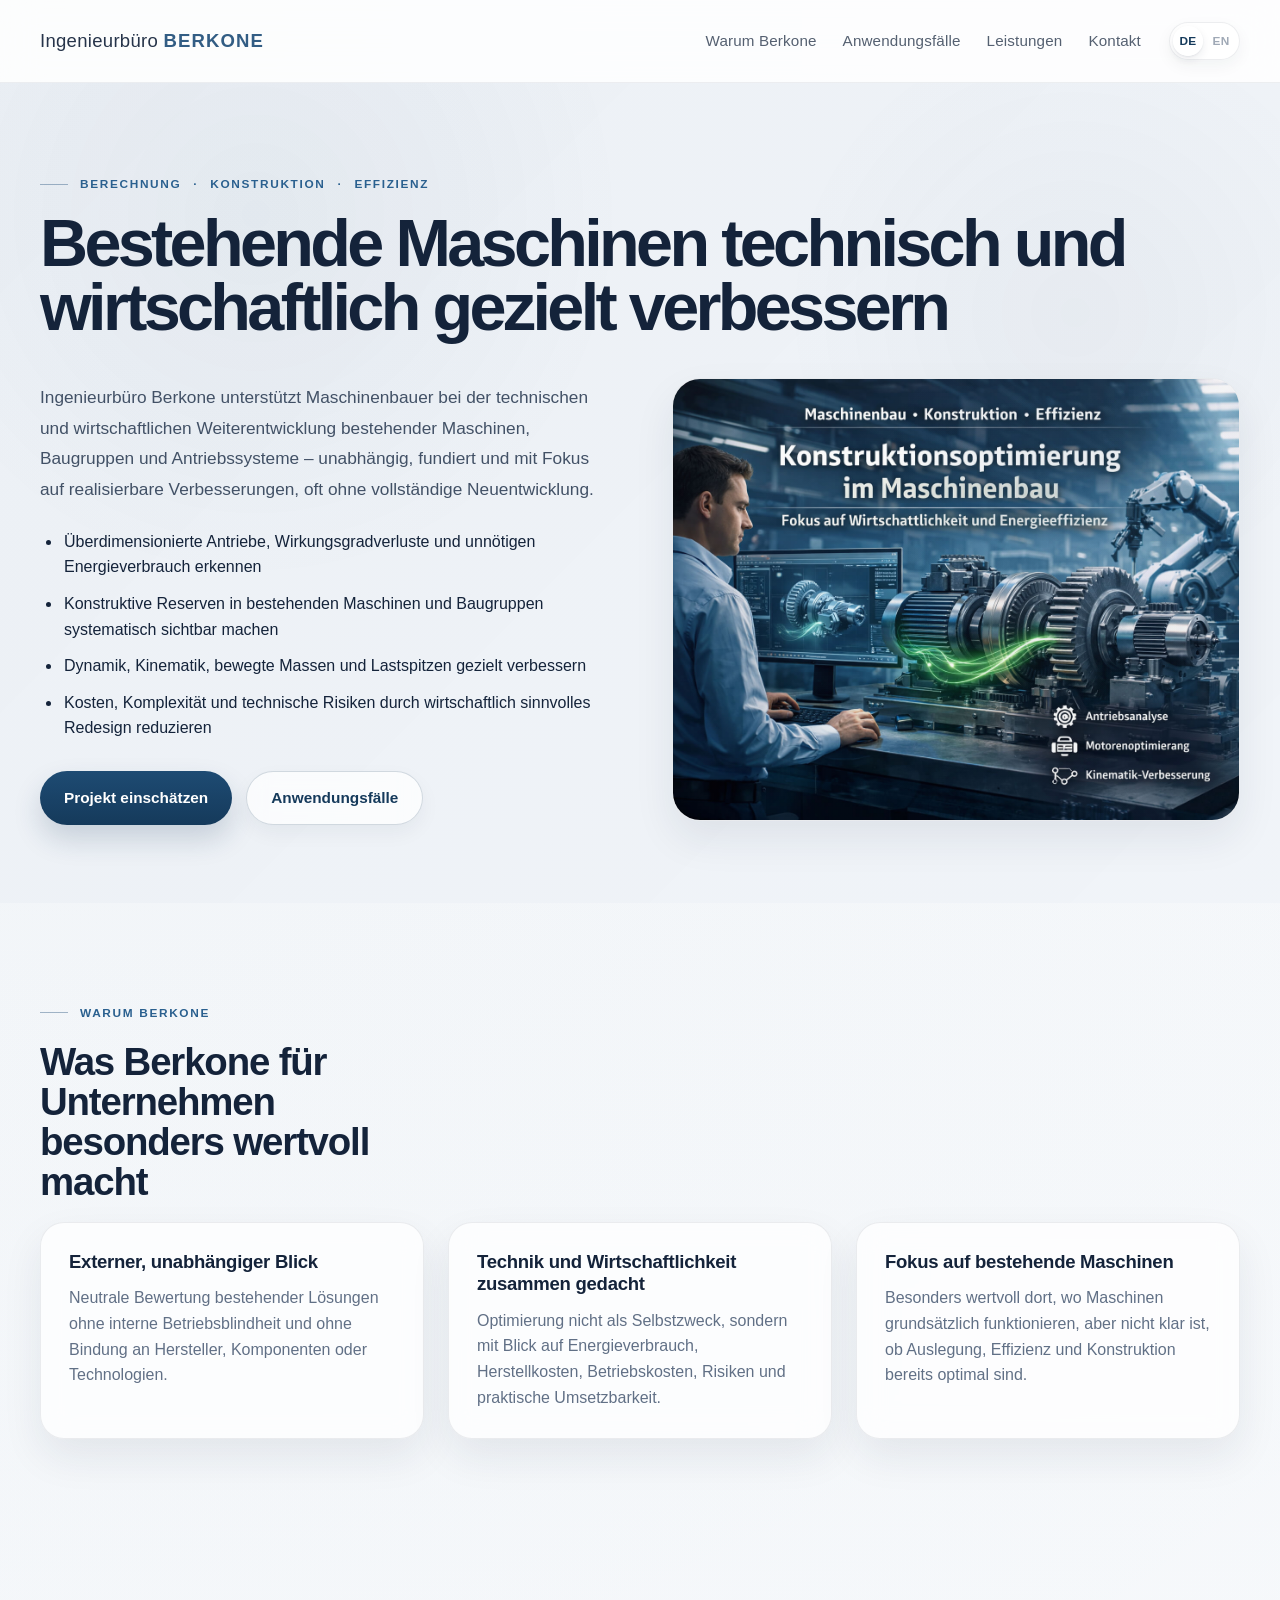
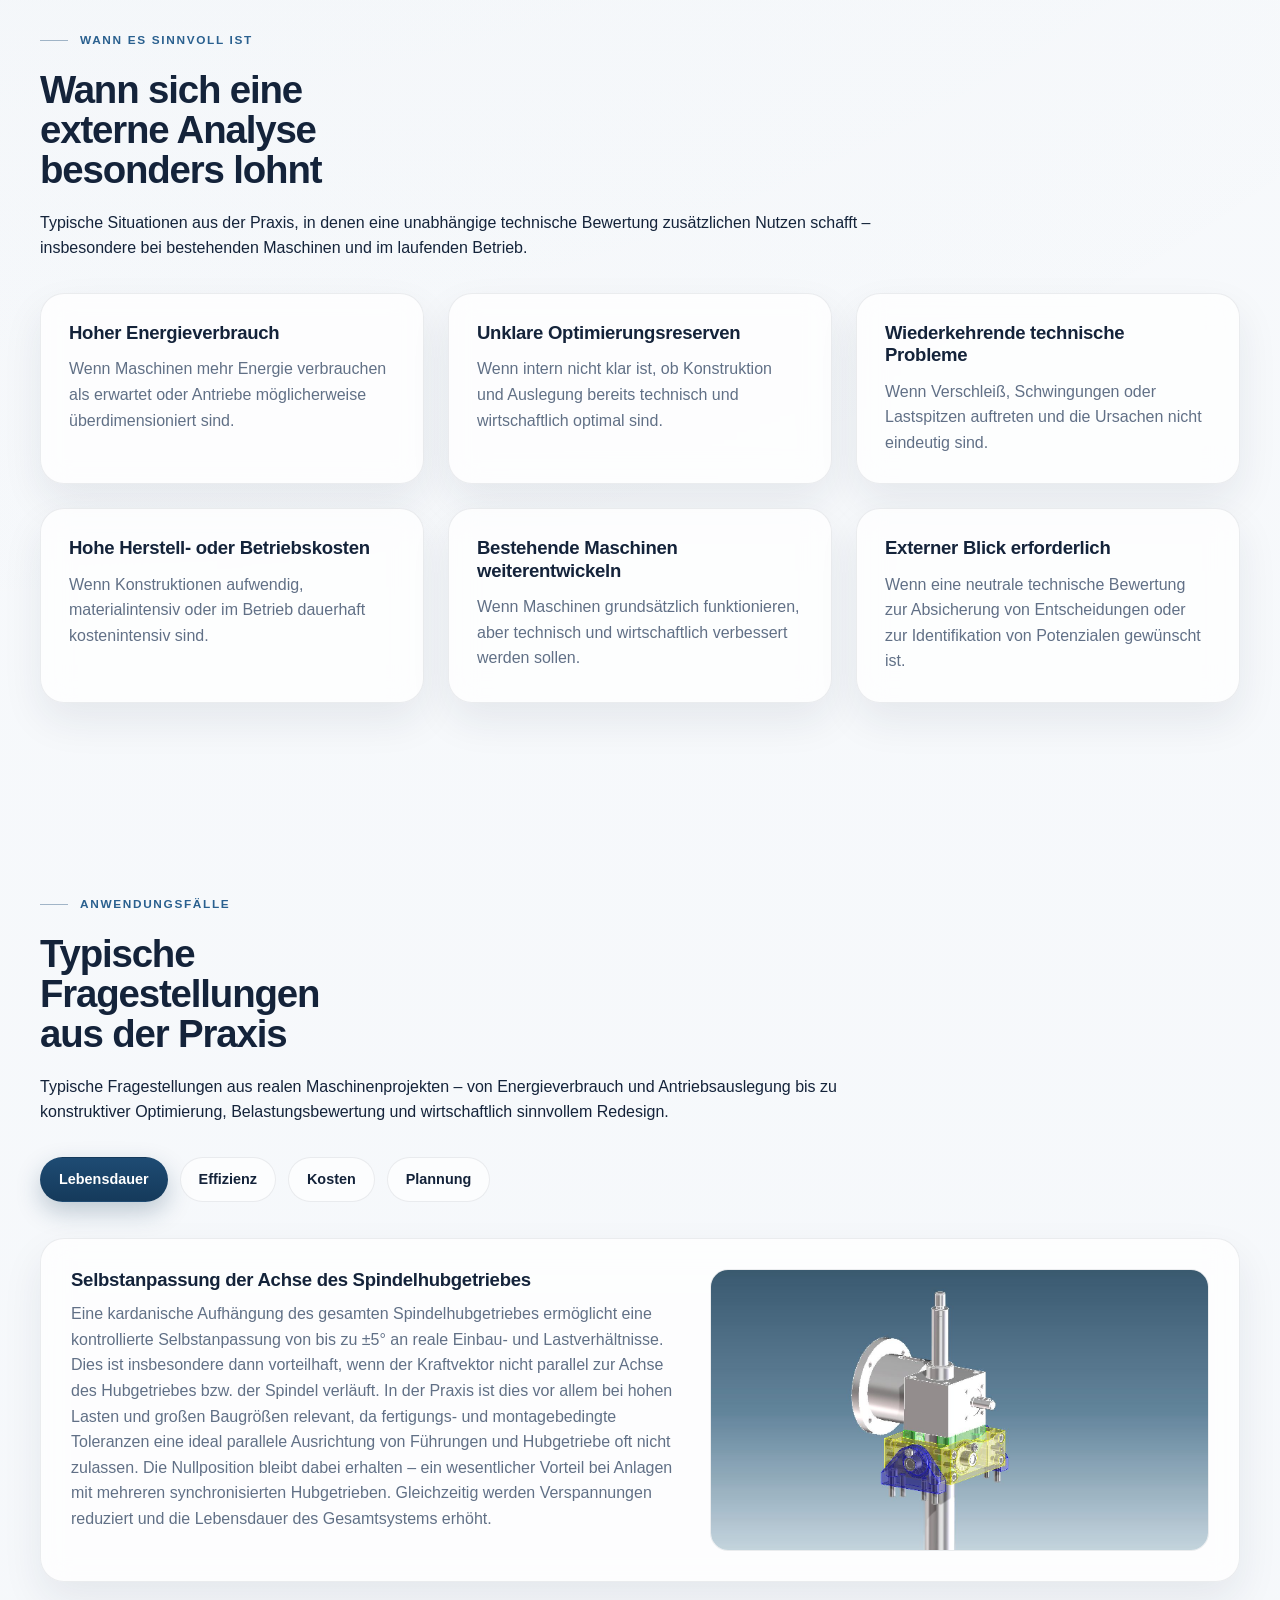
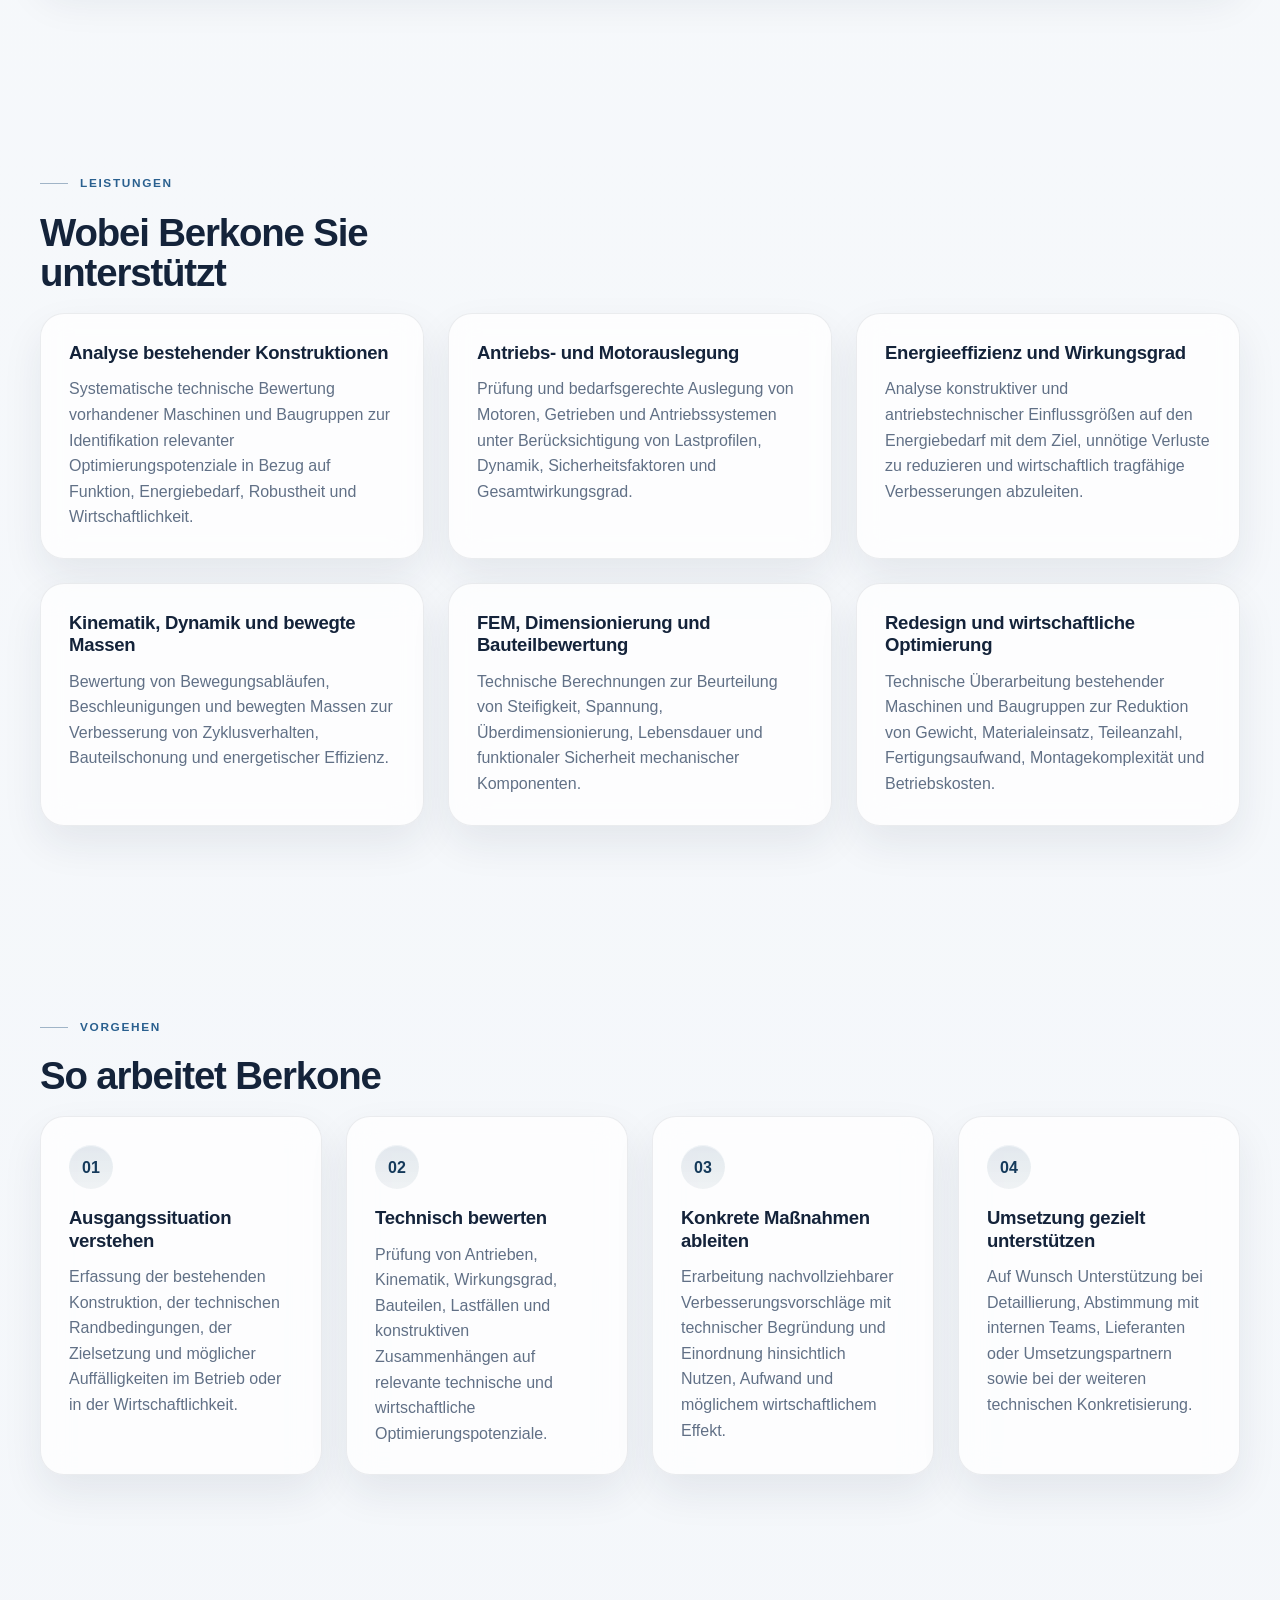
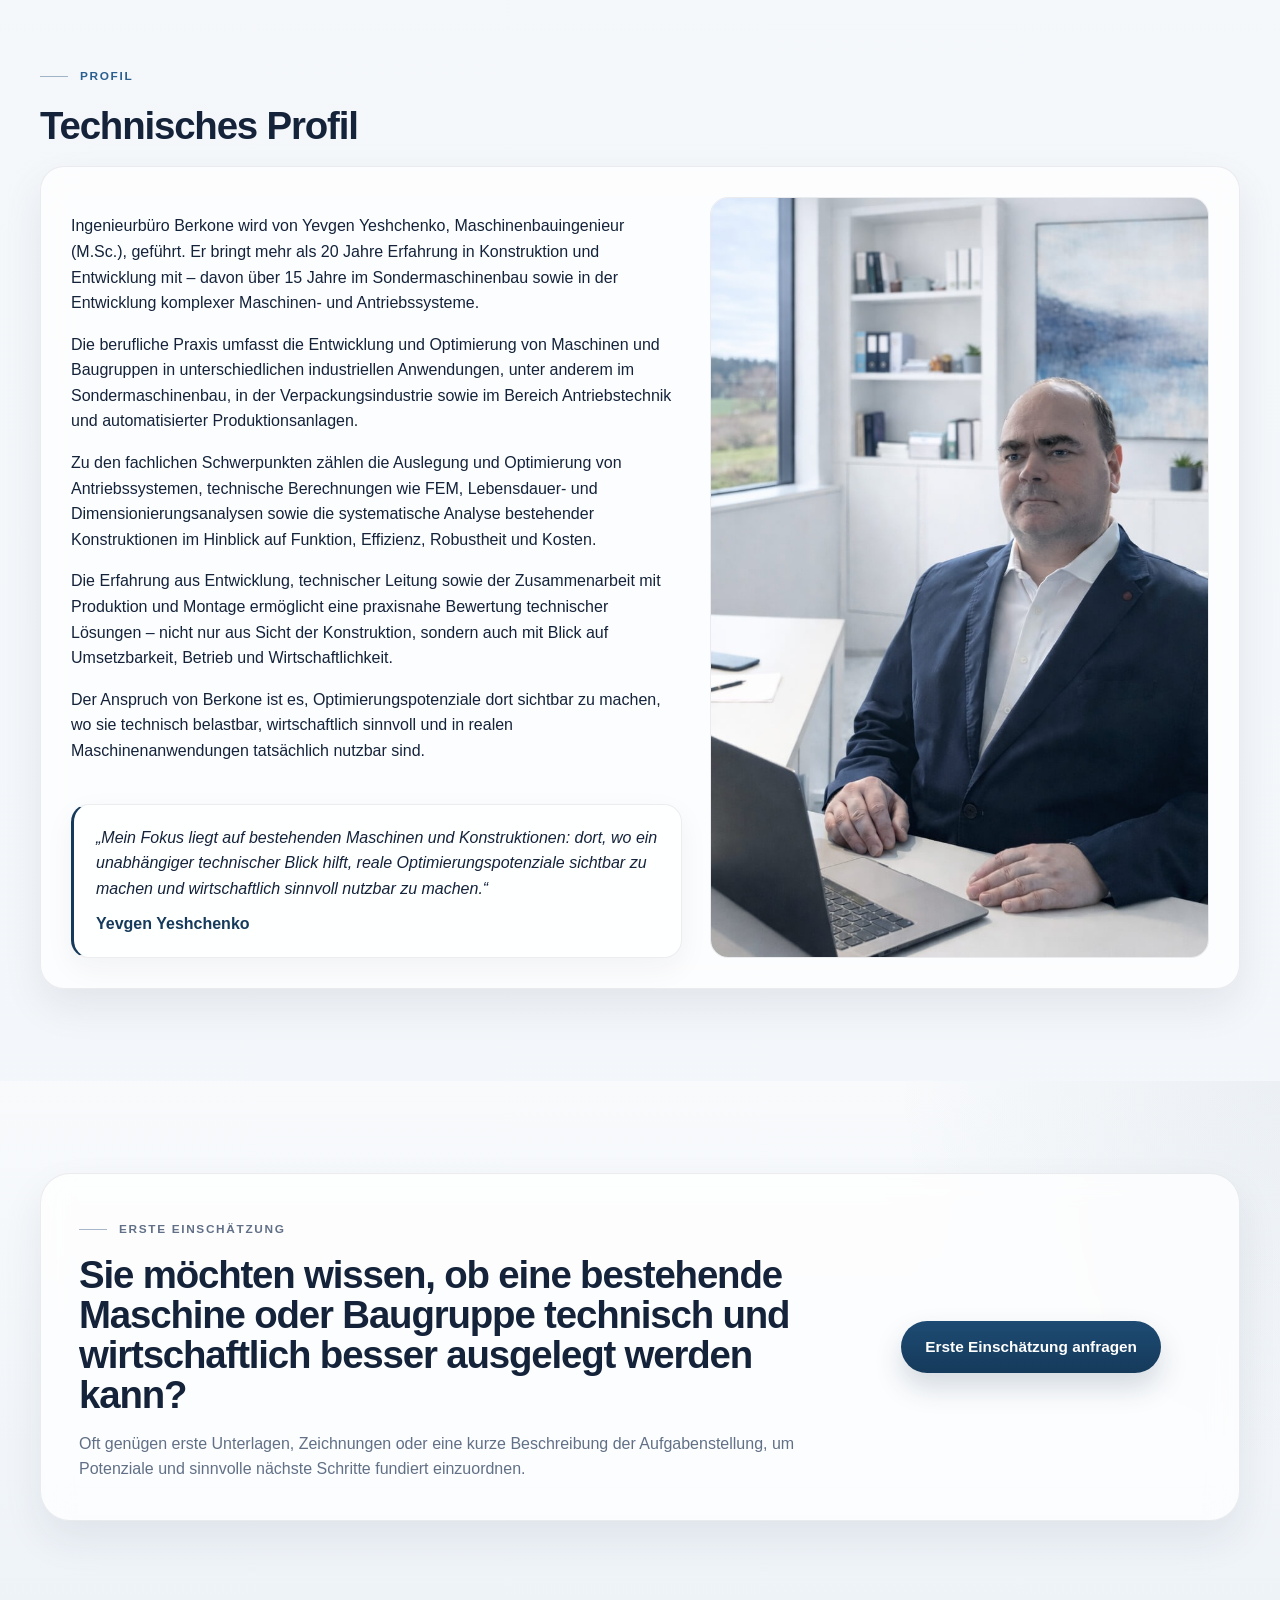
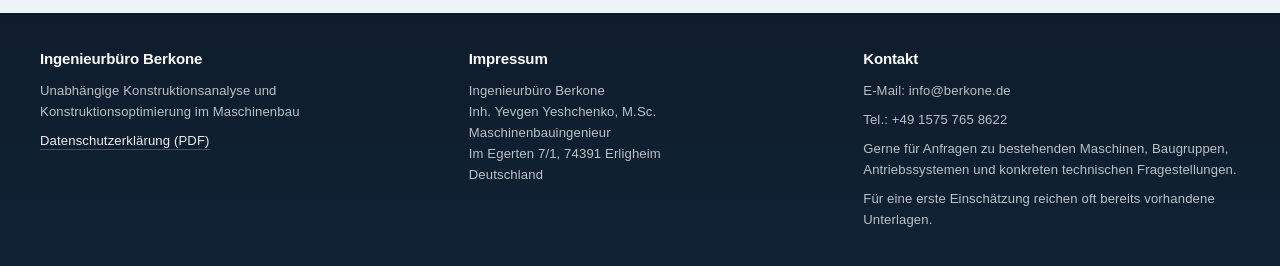
<file: index.html>
<!DOCTYPE html>
<html lang="de">

<head>
  <meta charset="UTF-8" />
  <meta name="viewport" content="width=device-width, initial-scale=1.0" />

  <title>Externe Konstruktionsoptimierung im Maschinenbau | Ingenieurbüro Berkone</title>
  <meta name="description"
    content="Ingenieurbüro Berkone analysiert und optimiert bestehende Maschinen, Baugruppen und Antriebssysteme im Maschinenbau – unabhängig, technisch fundiert und mit Fokus auf Energieverbrauch, Kosten, Zuverlässigkeit und wirtschaftlich sinnvolle Verbesserungen." />
  <meta name="keywords"
    content="Konstruktionsoptimierung Maschinenbau, externe technische Zweitmeinung, Energieeffizienz Maschinenbau, Antriebsauslegung prüfen, Motorauslegung, Maschinen wirtschaftlich optimieren, FEM Maschinenbau, Sondermaschinenbau, Redesign bestehender Maschinen, Berkone" />
  <meta name="robots" content="index,follow,max-image-preview:large,max-snippet:-1,max-video-preview:-1" />
  <meta name="author" content="Ingenieurbüro Berkone" />

  <link rel="canonical" href="https://berkone.de/" />
  <link rel="alternate" hreflang="de" href="https://berkone.de/" />
  <link rel="alternate" hreflang="en" href="https://berkone.de/en.html" />
  <link rel="alternate" hreflang="x-default" href="https://berkone.de/" />

  <meta property="og:type" content="website" />
  <meta property="og:title" content="Externe Konstruktionsoptimierung im Maschinenbau | Ingenieurbüro Berkone" />
  <meta property="og:description"
    content="Unabhängige Analyse und Optimierung bestehender Maschinen, Antriebe und Baugruppen – zur Senkung von Energieverbrauch, Kosten und technischen Risiken." />
  <meta property="og:url" content="https://berkone.de/" />
  <meta property="og:site_name" content="Ingenieurbüro Berkone" />
  <meta property="og:locale" content="de_DE" />

  <meta name="twitter:card" content="summary_large_image" />
  <meta name="twitter:title" content="Externe Konstruktionsoptimierung im Maschinenbau | Ingenieurbüro Berkone" />
  <meta name="twitter:description"
    content="Technisch fundierte Analyse und Optimierung bestehender Maschinen – unabhängig, wirtschaftlich sinnvoll und mit Fokus auf Energie, Antriebe, Konstruktion und Redesign." />

  <link rel="stylesheet" href="styles.css" />

  <script type="application/ld+json">
  {
    "@context": "https://schema.org",
    "@type": "EngineeringService",
    "name": "Ingenieurbüro Berkone",
    "url": "https://berkone.de/",
    "description": "Ingenieurbüro Berkone analysiert und optimiert bestehende Maschinen, Baugruppen und Antriebssysteme im Maschinenbau mit Fokus auf Energieeffizienz, Wirtschaftlichkeit, Antriebsauslegung, Kinematik und Redesign.",
    "areaServed": ["Deutschland", "Schweiz", "Europa"],
    "availableLanguage": ["de", "en"],
    "serviceType": [
      "Konstruktionsanalyse",
      "Konstruktionsoptimierung",
      "Externe technische Zweitmeinung",
      "Energieeffizienz im Maschinenbau",
      "Antriebs- und Motorauslegung",
      "Kinematik- und Massenoptimierung",
      "FEM und Bauteilbewertung",
      "Redesign bestehender Maschinen"
    ]
  }
  </script>
</head>

<body>
  <header class="site-header">
    <div class="container nav">
      <a href="#top" class="logo">
        Ingenieurbüro <span>BERKONE</span>
      </a>
      <div class="nav-right">
        <nav>
          <a href="#vorteile">Warum Berkone</a>
          <a href="#use-cases">Anwendungsfälle</a>
          <a href="#leistungen">Leistungen</a>
          <a href="#kontakt">Kontakt</a>
        </nav>
        <div class="lang-switch" aria-label="Sprachauswahl">
          <a href="index.html" class="active" lang="de">DE</a>
          <a href="en.html" lang="en">EN</a>
        </div>
      </div>
    </div>
  </header>

  <main>
    <section class="hero" id="top">
      <div class="container hero-content">
        <div class="hero-head">
          <p class="eyebrow">
            <span>Berechnung</span> ·
            <span>Konstruktion</span> ·
            <span>Effizienz</span>
          </p>

          <h1>
            Bestehende Maschinen technisch und wirtschaftlich gezielt verbessern
          </h1>
        </div>

        <div class="hero-layout">
          <div class="hero-copy">
            <p class="lead">
              Ingenieurbüro Berkone unterstützt Maschinenbauer bei der technischen und wirtschaftlichen
              Weiterentwicklung bestehender Maschinen, Baugruppen und Antriebssysteme – unabhängig, fundiert und mit
              Fokus auf realisierbare Verbesserungen, oft ohne vollständige Neuentwicklung.
            </p>

            <ul class="hero-list">
              <li>Überdimensionierte Antriebe, Wirkungsgradverluste und unnötigen Energieverbrauch erkennen</li>
              <li>Konstruktive Reserven in bestehenden Maschinen und Baugruppen systematisch sichtbar machen</li>
              <li>Dynamik, Kinematik, bewegte Massen und Lastspitzen gezielt verbessern</li>
              <li>Kosten, Komplexität und technische Risiken durch wirtschaftlich sinnvolles Redesign reduzieren</li>
            </ul>

            <div class="hero-actions">
              <a class="btn btn-primary" href="#kontakt">Projekt einschätzen</a>
              <a class="btn btn-secondary" href="#use-cases">Anwendungsfälle</a>
            </div>
          </div>

          <div class="hero-media">
            <div class="hero-image-frame">
              <img src="assets/Berkone_de.jpg" alt="Technische Visualisierung einer Maschinenkonstruktion" />
              <div class="hero-overlay"></div>
            </div>
          </div>
        </div>
      </div>
    </section>

    <section class="section" id="vorteile">
      <div class="container">
        <p class="section-label">Warum Berkone</p>
        <h2>Was Berkone für Unternehmen besonders wertvoll macht</h2>
        <div class="benefits">
          <div class="benefit">
            <h3>Externer, unabhängiger Blick</h3>
            <p>Neutrale Bewertung bestehender Lösungen ohne interne Betriebsblindheit und ohne Bindung an Hersteller,
              Komponenten oder Technologien.</p>
          </div>

          <div class="benefit">
            <h3>Technik und Wirtschaftlichkeit zusammen gedacht</h3>
            <p>Optimierung nicht als Selbstzweck, sondern mit Blick auf Energieverbrauch, Herstellkosten,
              Betriebskosten, Risiken und praktische Umsetzbarkeit.</p>
          </div>

          <div class="benefit">
            <h3>Fokus auf bestehende Maschinen</h3>
            <p>Besonders wertvoll dort, wo Maschinen grundsätzlich funktionieren, aber nicht klar ist, ob Auslegung,
              Effizienz und Konstruktion bereits optimal sind.</p>
          </div>
        </div>
      </div>
    </section>

    <section class="section" id="wann-lohnt-es-sich">
      <div class="container">
        <p class="section-label">Wann es sinnvoll ist</p>
        <h2>Wann sich eine externe Analyse besonders lohnt</h2>
        <p class="use-intro">
          Typische Situationen aus der Praxis, in denen eine unabhängige technische Bewertung zusätzlichen Nutzen
          schafft –
          insbesondere bei bestehenden Maschinen und im laufenden Betrieb.
        </p>

        <div class="benefits">

          <div class="benefit">
            <h3>Hoher Energieverbrauch</h3>
            <p>Wenn Maschinen mehr Energie verbrauchen als erwartet oder Antriebe möglicherweise überdimensioniert sind.
            </p>
          </div>

          <div class="benefit">
            <h3>Unklare Optimierungsreserven</h3>
            <p>Wenn intern nicht klar ist, ob Konstruktion und Auslegung bereits technisch und wirtschaftlich optimal
              sind.</p>
          </div>

          <div class="benefit">
            <h3>Wiederkehrende technische Probleme</h3>
            <p>Wenn Verschleiß, Schwingungen oder Lastspitzen auftreten und die Ursachen nicht eindeutig sind.</p>
          </div>

          <div class="benefit">
            <h3>Hohe Herstell- oder Betriebskosten</h3>
            <p>Wenn Konstruktionen aufwendig, materialintensiv oder im Betrieb dauerhaft kostenintensiv sind.</p>
          </div>

          <div class="benefit">
            <h3>Bestehende Maschinen weiterentwickeln</h3>
            <p>Wenn Maschinen grundsätzlich funktionieren, aber technisch und wirtschaftlich verbessert werden sollen.
            </p>
          </div>

          <div class="benefit">
            <h3>Externer Blick erforderlich</h3>
            <p>Wenn eine neutrale technische Bewertung zur Absicherung von Entscheidungen oder zur Identifikation von
              Potenzialen gewünscht ist.</p>
          </div>

        </div>
      </div>
    </section>

    <section class="section" id="use-cases">
      <div class="container">
        <p class="section-label">Anwendungsfälle</p>
        <h2>Typische Fragestellungen aus der Praxis</h2>
        <p class="use-intro">
          Typische Fragestellungen aus realen Maschinenprojekten – von Energieverbrauch und Antriebsauslegung
          bis zu konstruktiver Optimierung, Belastungsbewertung und wirtschaftlich sinnvollem Redesign.
        </p>

        <input type="radio" name="tabs" id="tab1" checked>
        <input type="radio" name="tabs" id="tab2">
        <input type="radio" name="tabs" id="tab3">
        <input type="radio" name="tabs" id="tab4">

        <div class="tabs">
          <label for="tab1">Lebensdauer</label>
          <label for="tab2">Effizienz</label>
          <label for="tab3">Kosten</label>
          <label for="tab4">Plannung</label>
        </div>

        <div class="tabs-content">
          <div class="tab-content tab1">
            <div class="use-grid">
              <div class="use-card">
                <div class="use-card-text">
                  <h3>Selbstanpassung der Achse des Spindelhubgetriebes</h3>
                  <p>Eine kardanische Aufhängung des gesamten Spindelhubgetriebes ermöglicht eine kontrollierte
                    Selbstanpassung von bis zu ±5° an reale Einbau- und Lastverhältnisse. Dies ist insbesondere dann
                    vorteilhaft, wenn der Kraftvektor nicht parallel zur Achse des Hubgetriebes bzw. der Spindel
                    verläuft. In der Praxis ist dies vor allem bei hohen Lasten und großen Baugrößen relevant, da
                    fertigungs- und montagebedingte Toleranzen eine ideal parallele Ausrichtung von Führungen und
                    Hubgetriebe oft nicht zulassen. Die Nullposition bleibt dabei erhalten – ein wesentlicher Vorteil
                    bei Anlagen mit mehreren synchronisierten Hubgetrieben. Gleichzeitig werden Verspannungen reduziert
                    und die Lebensdauer des Gesamtsystems erhöht.</p>
                </div>
                <div class="use-card-media">
                  <img src="assets/Selbstanpassung bei erhaltener Nullposition.jpg"
                    alt="Analyse überdimensionierter Antriebe" />
                </div>
              </div>
            </div>
          </div>

          <div class="tab-content tab2">
            <div class="use-grid">
              <div class="use-card">
                <div class="use-card-text">
                  <h3>Motoren bedarfsgerecht auslegen</h3>
                  <p>Die Wahl des geeigneten Bewegungsprofils hat direkten Einfluss auf Beschleunigung, Lastspitzen,
                    Drehmomentbedarf und Energieverbrauch eines Antriebssystems. Je nach Kombination von Start- und
                    Endbedingungen stehen unterschiedliche Bewegungsprofile zur Verfügung, die den Bewegungsablauf und
                    die Belastung des Motors wesentlich beeinflussen. Durch die gezielte Auswahl eines technisch
                    passenden Profils lassen sich Motoren bedarfsgerechter auslegen, Wirkungsgrade verbessern und
                    unnötige Sicherheitszuschläge vermeiden. So wird der Antrieb nicht nur effizienter, sondern auch
                    wirtschaftlich sinnvoll dimensioniert.</p>
                    <br />
                  <p><em>Bildhinweis: Die Abbildung zeigt die Tabelle „Verfügbare Bewegungsprofile“ aus dem
                      Auslegungstool <a href="https://product-help.schneider-electric.com/Machine%20Expert/V2.0/de/MotionSizer/index.htm#t=MotionSizer%2FD-SE-0058889.html" target="_blank" rel="noopener">MotionSizer
                        von Schneider Electric</a>.</em></p>
                </div>
                <div class="use-card-media">
                  <img src="assets/Motoren bedarfsgerecht auslegen.jpg" alt="Technische Prüfung der Motorauslegung" />
                </div>
              </div>
            </div>
          </div>

          <div class="tab-content tab3">
            <div class="use-grid">
              <div class="use-card">
                <div class="use-card-text">
                  <h3>Platzsparend und wirtschaftlich konstruieren</h3>
                  <p>Ein effizientes und platzsparendes Design entsteht, wenn die Konstruktion konsequent auf die
                    konkrete Aufgabe und die realen Lasten abgestimmt wird. Die FEM-Prüfung wesentlicher Bauteile hilft,
                    Überdimensionierungen zu vermeiden, Material gezielt einzusparen und die Kosten der Gesamtmaschine
                    zu reduzieren. So entstehen belastungsgerechte Konstruktionen, die weniger Bauraum benötigen,
                    wirtschaftlicher gefertigt werden können und die Funktion technisch zuverlässig erfüllen.</p>
                  <br />
                  <p><em>Bildhinweis: Abgebildet ist ein 3D-Modell eines Maschinenentwurfs, ähnlich der <a
                        href="https://www.mbo-pps.com/manufacturing/folding-machines-and-aggregates/rewinder-and-unwinder/uw23/"
                        target="_blank" rel="noopener">UW23 </a>der MBO Postpress
                      Solutions GmbH</em></p>

                </div>
                <div class="use-card-media">
                  <img src="assets/Platzsparend und wirtschaftlich konstruieren.jpg"
                    alt="Platzsparend und wirtschaftlich konstruieren" />
                </div>
              </div>
            </div>
          </div>

          <div class="tab-content tab4">
            <div class="use-grid">
              <div class="use-card">
                <div class="use-card-text">
                  <h3>Planung in der Konstruktion effizienter gestalten</h3>
                  <p>Gerade im Produktentstehungsprozess (PEP) und bei kundenspezifischen Entwicklungsprojekten im
                    Engineer-to-Order-(ETO-)Umfeld sind Konstruktionsprojekte durch viele Abhängigkeiten, Iterationen
                    und Schnittstellen geprägt. Ein Planungswerkzeug wie gleisen.com hilft, Aufgaben, Termine und
                    Verantwortlichkeiten transparent zu strukturieren und die Zusammenarbeit der Konstruktion mit
                    Einkauf, Arbeitsvorbereitung und Montage gezielt zu verbessern. So lassen sich Abstimmungen
                    vereinfachen, Schnittstellen klarer steuern und Projekte effizienter umsetzen.</p>
                  <br />
                  <p><em>Bildhinweis: Abgebildet ist das Dashboard von <a href="https://gleisen.com" target="_blank"
                        rel="noopener">gleisen.com</a>.</em></p>

                </div>
                <div class="use-card-media">
                  <img src="assets/Planung in der Konstruktion effizienter gestalten.jpg"
                    alt="Planung in der Konstruktion effizienter gestalten" />
                </div>
              </div>
            </div>
          </div>

        </div>
      </div>
    </section>

    <section class="section" id="leistungen">
      <div class="container">
        <p class="section-label">Leistungen</p>
        <h2>Wobei Berkone Sie unterstützt</h2>
        <div class="cards">
          <article class="card">
            <h3>Analyse bestehender Konstruktionen</h3>
            <p>Systematische technische Bewertung vorhandener Maschinen und Baugruppen zur Identifikation relevanter
              Optimierungspotenziale in Bezug auf Funktion, Energiebedarf, Robustheit und Wirtschaftlichkeit.</p>
          </article>
          <article class="card">
            <h3>Antriebs- und Motorauslegung</h3>
            <p>Prüfung und bedarfsgerechte Auslegung von Motoren, Getrieben und Antriebssystemen unter Berücksichtigung
              von Lastprofilen, Dynamik, Sicherheitsfaktoren und Gesamtwirkungsgrad.</p>
          </article>
          <article class="card">
            <h3>Energieeffizienz und Wirkungsgrad</h3>
            <p>Analyse konstruktiver und antriebstechnischer Einflussgrößen auf den Energiebedarf mit dem Ziel, unnötige
              Verluste zu reduzieren und wirtschaftlich tragfähige Verbesserungen abzuleiten.</p>
          </article>
          <article class="card">
            <h3>Kinematik, Dynamik und bewegte Massen</h3>
            <p>Bewertung von Bewegungsabläufen, Beschleunigungen und bewegten Massen zur Verbesserung von
              Zyklusverhalten, Bauteilschonung und energetischer Effizienz.</p>
          </article>
          <article class="card">
            <h3>FEM, Dimensionierung und Bauteilbewertung</h3>
            <p>Technische Berechnungen zur Beurteilung von Steifigkeit, Spannung, Überdimensionierung, Lebensdauer und
              funktionaler Sicherheit mechanischer Komponenten.</p>
          </article>
          <article class="card">
            <h3>Redesign und wirtschaftliche Optimierung</h3>
            <p>Technische Überarbeitung bestehender Maschinen und Baugruppen zur Reduktion von Gewicht, Materialeinsatz,
              Teileanzahl, Fertigungsaufwand, Montagekomplexität und Betriebskosten.</p>
          </article>
        </div>
      </div>
    </section>

    <section class="section" id="vorgehen">
      <div class="container">
        <p class="section-label">Vorgehen</p>
        <h2>So arbeitet Berkone</h2>
        <div class="steps">
          <div class="step">
            <span>01</span>
            <h3>Ausgangssituation verstehen</h3>
            <p>Erfassung der bestehenden Konstruktion, der technischen Randbedingungen, der Zielsetzung und möglicher
              Auffälligkeiten im Betrieb oder in der Wirtschaftlichkeit.</p>
          </div>
          <div class="step">
            <span>02</span>
            <h3>Technisch bewerten</h3>
            <p>Prüfung von Antrieben, Kinematik, Wirkungsgrad, Bauteilen, Lastfällen und konstruktiven Zusammenhängen
              auf relevante technische und wirtschaftliche Optimierungspotenziale.</p>
          </div>
          <div class="step">
            <span>03</span>
            <h3>Konkrete Maßnahmen ableiten</h3>
            <p>Erarbeitung nachvollziehbarer Verbesserungsvorschläge mit technischer Begründung und Einordnung
              hinsichtlich Nutzen, Aufwand und möglichem wirtschaftlichem Effekt.</p>
          </div>
          <div class="step">
            <span>04</span>
            <h3>Umsetzung gezielt unterstützen</h3>
            <p>Auf Wunsch Unterstützung bei Detaillierung, Abstimmung mit internen Teams, Lieferanten oder
              Umsetzungspartnern sowie bei der weiteren technischen Konkretisierung.</p>
          </div>
        </div>
      </div>
    </section>

    <section class="section" id="profil">
      <div class="container">
        <p class="section-label">Profil</p>
        <h2>Technisches Profil</h2>

        <div class="use-card profile-card">
          <div class="profile-content">
            <div class="profile-text">
              <p class="profile-intro">
                Ingenieurbüro Berkone wird von Yevgen Yeshchenko, Maschinenbauingenieur (M.Sc.), geführt.
                Er bringt mehr als 20 Jahre Erfahrung in Konstruktion und Entwicklung mit – davon über 15 Jahre
                im Sondermaschinenbau sowie in der Entwicklung komplexer Maschinen- und Antriebssysteme.
              </p>

              <p>
                Die berufliche Praxis umfasst die Entwicklung und Optimierung von Maschinen und Baugruppen
                in unterschiedlichen industriellen Anwendungen, unter anderem im Sondermaschinenbau,
                in der Verpackungsindustrie sowie im Bereich Antriebstechnik und automatisierter Produktionsanlagen.
              </p>

              <p>
                Zu den fachlichen Schwerpunkten zählen die Auslegung und Optimierung von Antriebssystemen,
                technische Berechnungen wie FEM, Lebensdauer- und Dimensionierungsanalysen sowie die
                systematische Analyse bestehender Konstruktionen im Hinblick auf Funktion, Effizienz,
                Robustheit und Kosten.
              </p>

              <p>
                Die Erfahrung aus Entwicklung, technischer Leitung sowie der Zusammenarbeit mit Produktion
                und Montage ermöglicht eine praxisnahe Bewertung technischer Lösungen – nicht nur aus
                Sicht der Konstruktion, sondern auch mit Blick auf Umsetzbarkeit, Betrieb und Wirtschaftlichkeit.
              </p>

              <p>
                Der Anspruch von Berkone ist es, Optimierungspotenziale dort sichtbar zu machen,
                wo sie technisch belastbar, wirtschaftlich sinnvoll und in realen Maschinenanwendungen
                tatsächlich nutzbar sind.
              </p>
            </div>

            <div class="profile-quote">
              <p>
                „Mein Fokus liegt auf bestehenden Maschinen und Konstruktionen: dort, wo ein unabhängiger technischer
                Blick hilft, reale Optimierungspotenziale sichtbar zu machen und wirtschaftlich sinnvoll nutzbar zu
                machen.“
              </p>
              <span>Yevgen Yeshchenko</span>
            </div>
          </div>

          <div class="use-card-media profile-media">
            <img src="assets/Inhaber.jpg" alt="Yevgen Yeshchenko" />
          </div>
        </div>
      </div>
    </section>

    <section class="section cta">
      <div class="container cta-box">
        <div>
          <p class="section-label">Erste Einschätzung</p>
          <h2>Sie möchten wissen, ob eine bestehende Maschine oder Baugruppe technisch und wirtschaftlich besser
            ausgelegt werden kann?</h2>
          <p>Oft genügen erste Unterlagen, Zeichnungen oder eine kurze Beschreibung der Aufgabenstellung, um Potenziale
            und sinnvolle nächste Schritte fundiert einzuordnen.</p>
        </div>
        <a class="btn btn-primary" href="mailto:info@berkone.de">Erste Einschätzung anfragen</a>
      </div>
    </section>
  </main>

  <footer class="site-footer" id="impressum">
    <div class="container footer-grid">
      <div>
        <h3>Ingenieurbüro Berkone</h3>
        <p>Unabhängige Konstruktionsanalyse und Konstruktionsoptimierung im Maschinenbau</p>
        <p><a href="Datenschutzerklaerung_Berkone.pdf" target="_blank" rel="noopener">Datenschutzerklärung (PDF)</a></p>
      </div>
      <div>
        <h4>Impressum</h4>
        <p>
          Ingenieurbüro Berkone<br />
          Inh. Yevgen Yeshchenko, M.Sc.<br />
          Maschinenbauingenieur<br />
          Im Egerten 7/1, 74391 Erligheim<br />
          Deutschland
        </p>
      </div>
      <div id="kontakt">
        <h4>Kontakt</h4>
        <p>E-Mail: info@berkone.de</p>
        <p>Tel.: +49 1575 765 8622</p>
        <p>Gerne für Anfragen zu bestehenden Maschinen, Baugruppen, Antriebssystemen und konkreten technischen
          Fragestellungen.</p>
        <p>Für eine erste Einschätzung reichen oft bereits vorhandene Unterlagen.</p>

      </div>
    </div>
  </footer>
</body>

</html>
</file>
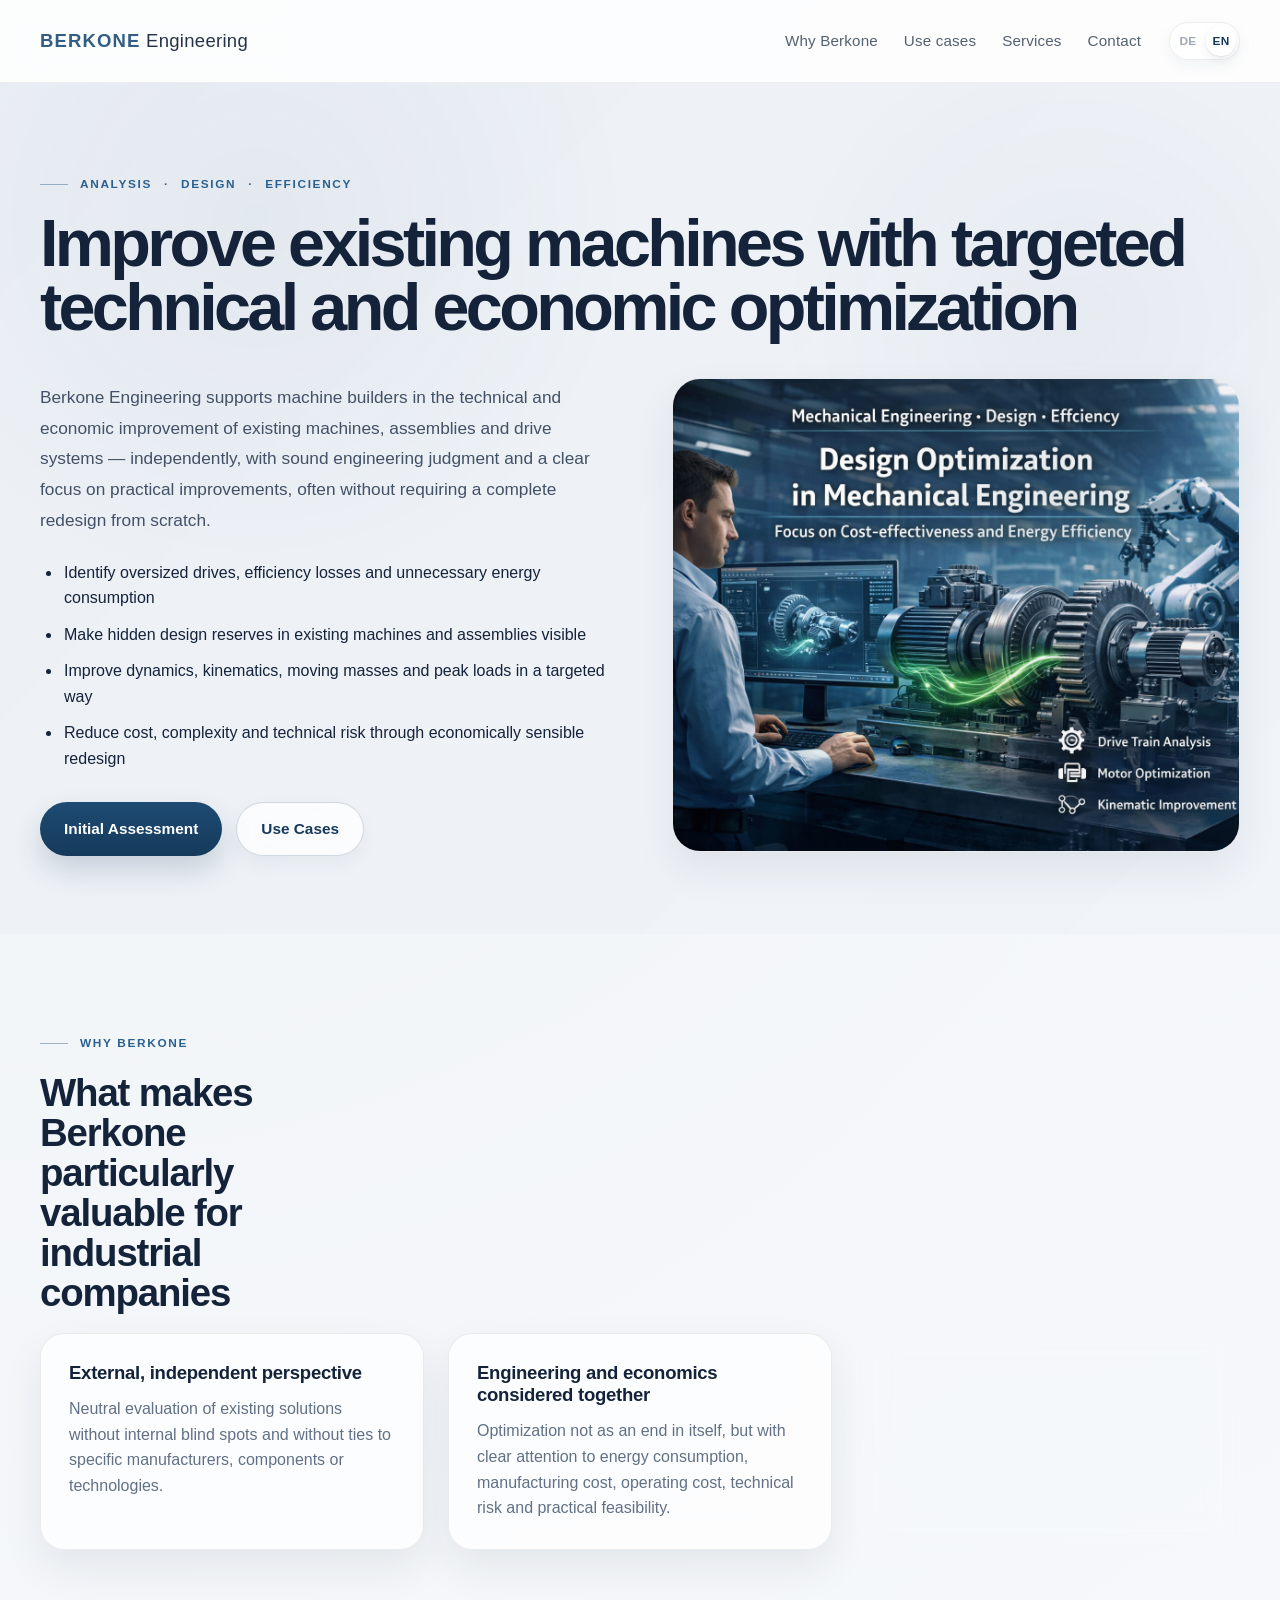
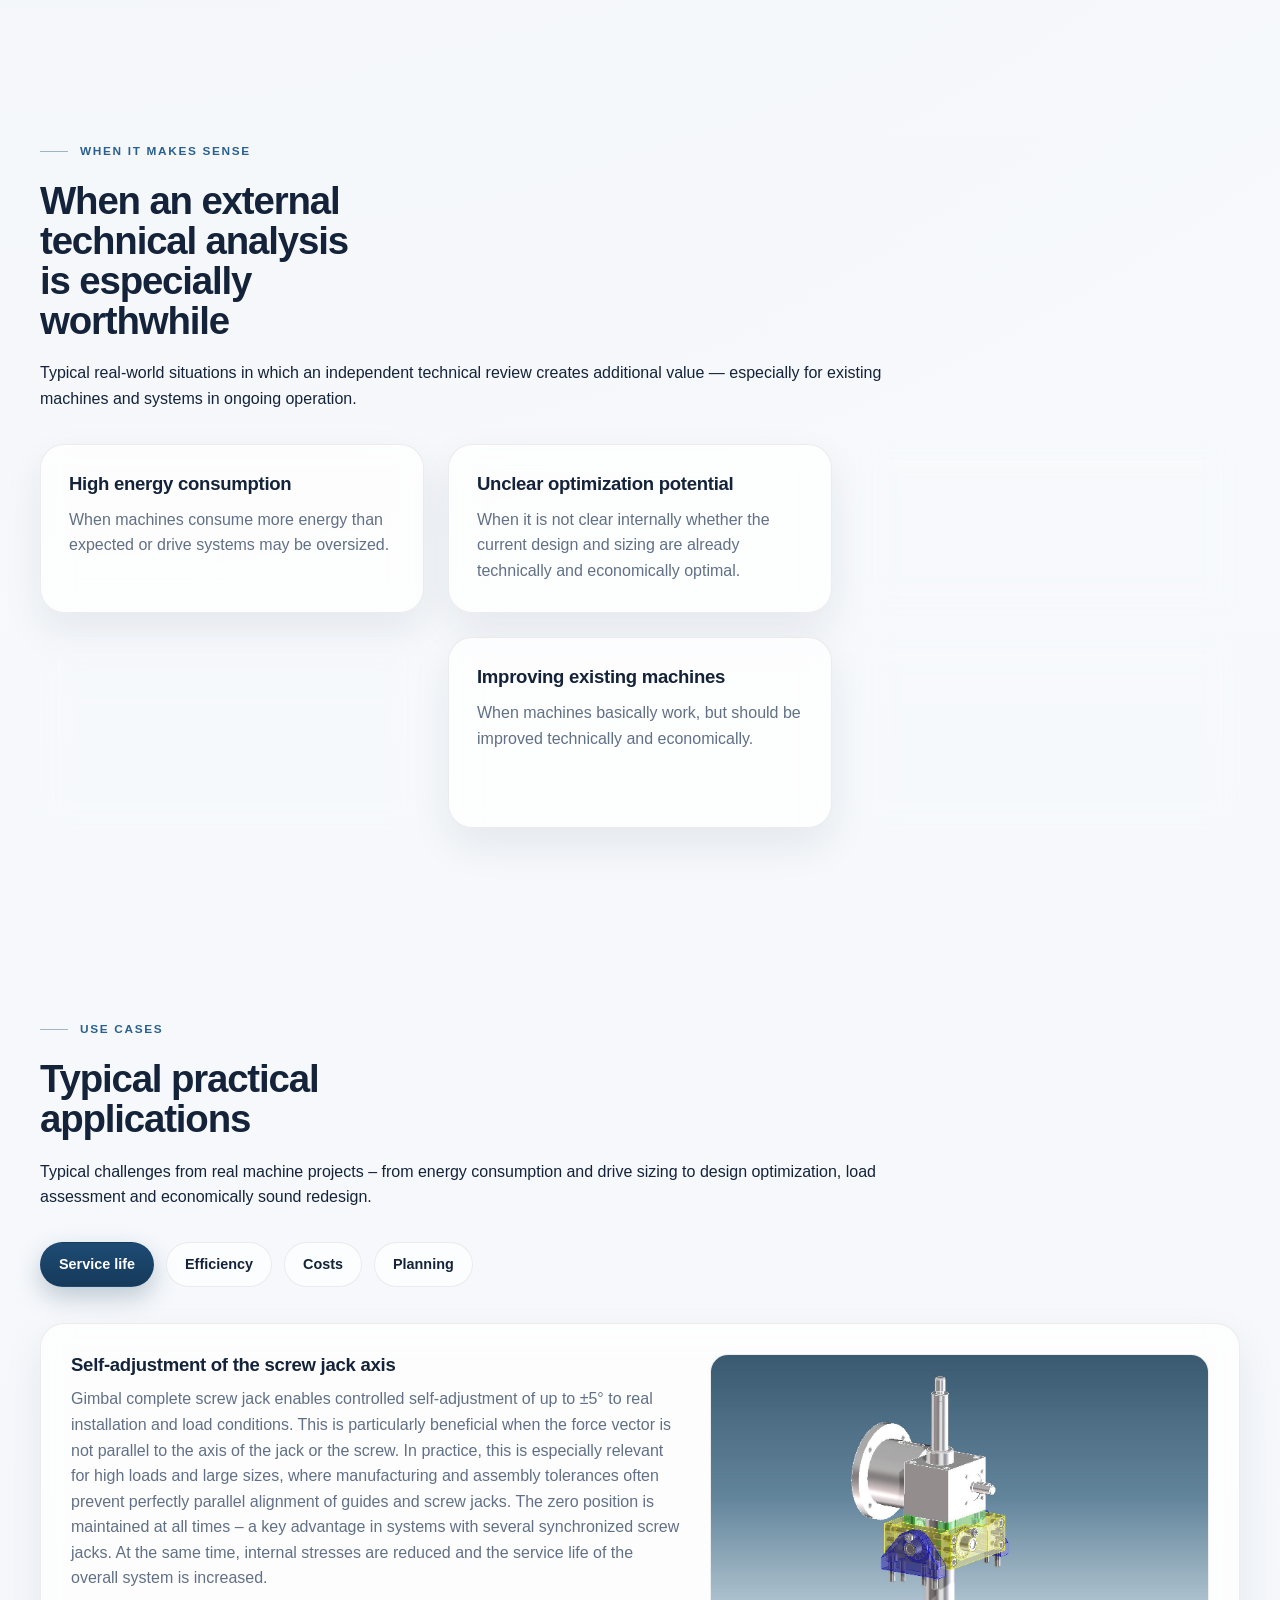
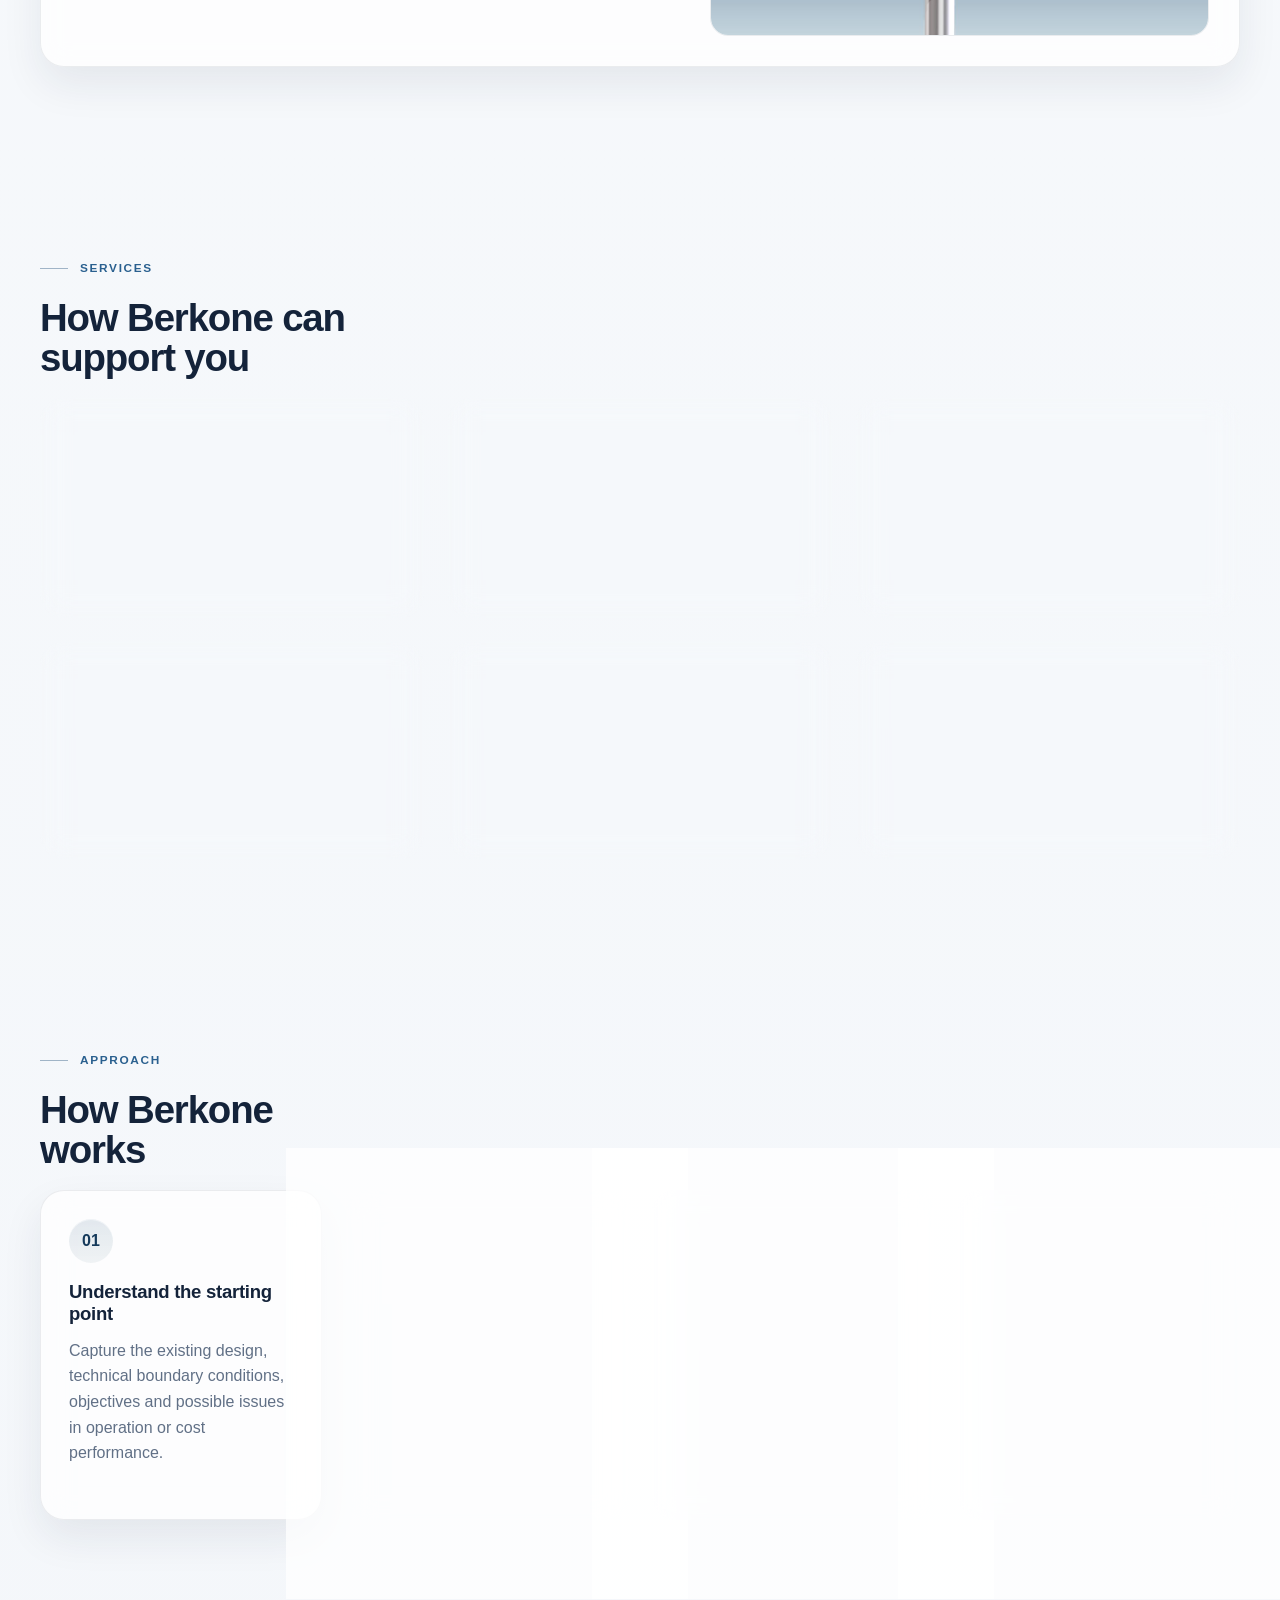
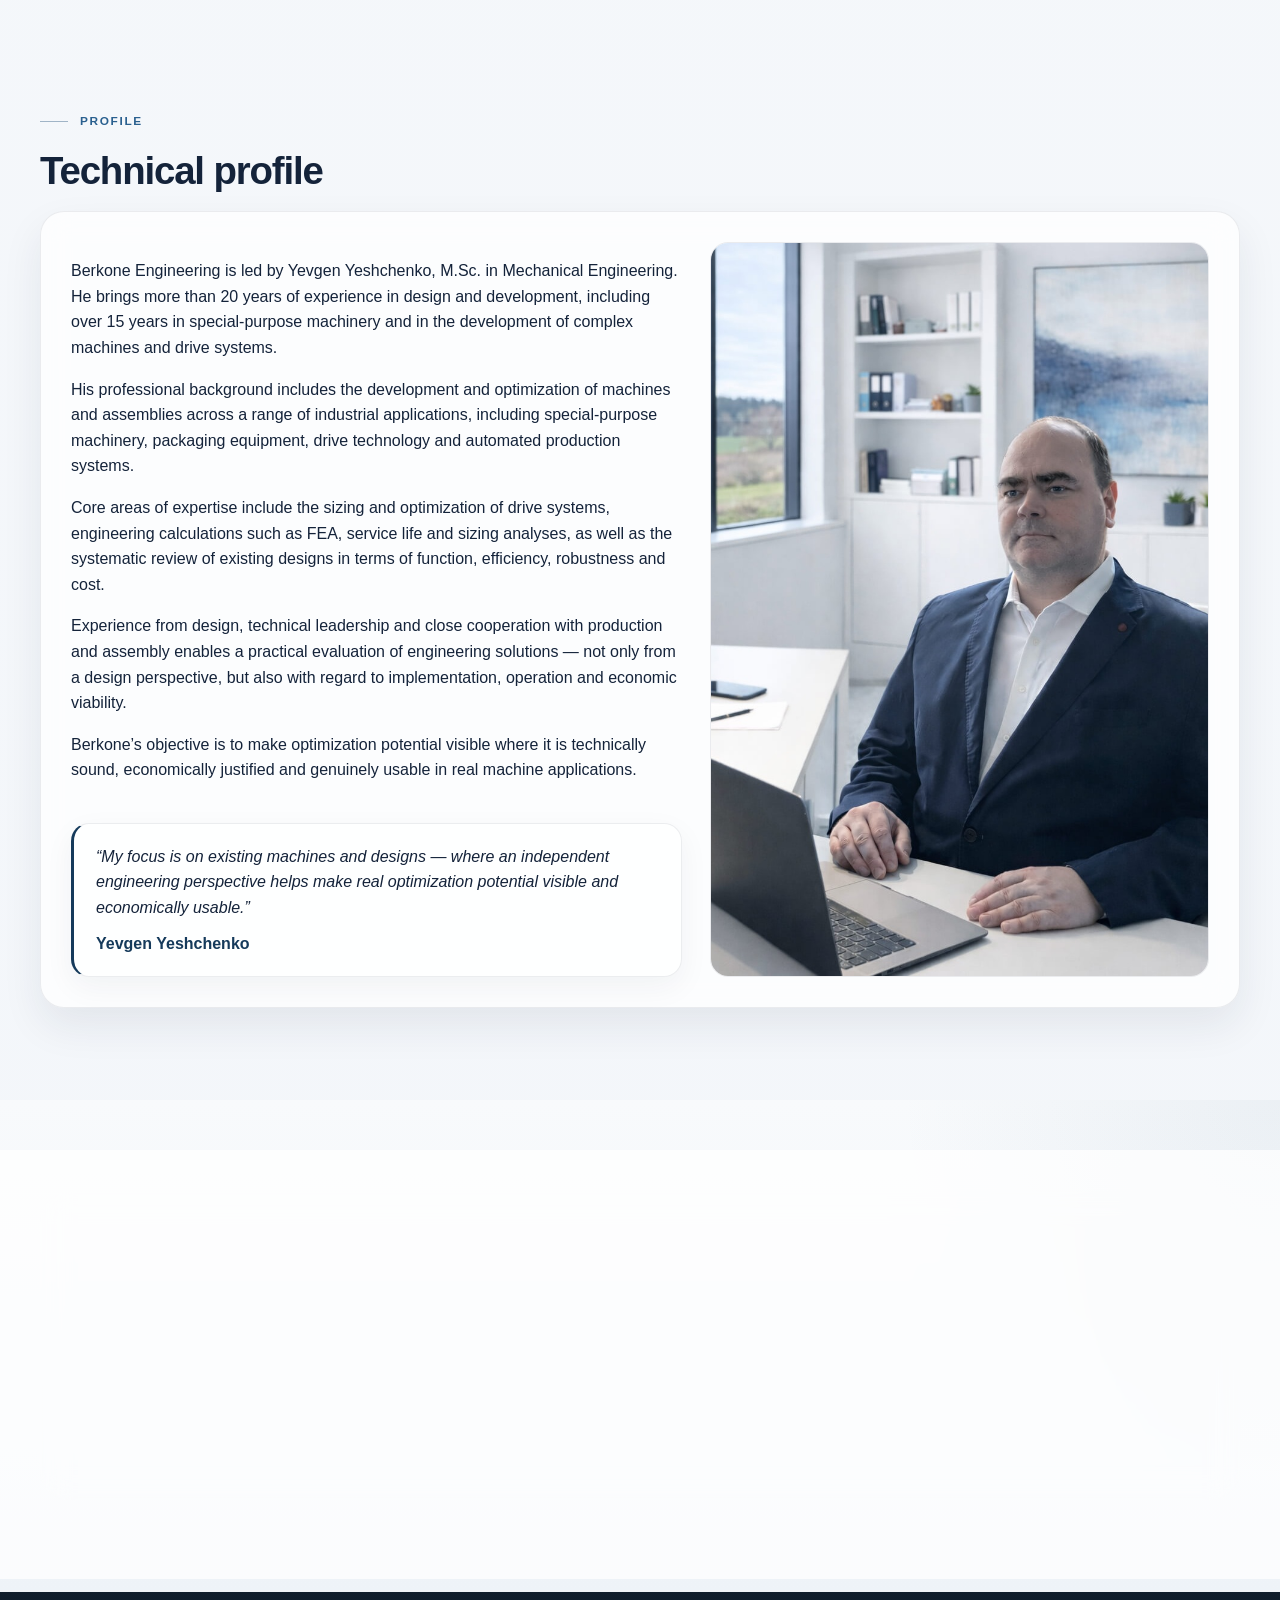
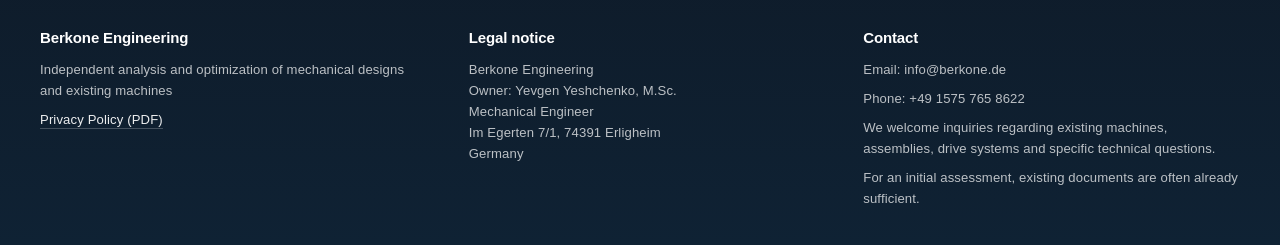
<file: en.html>
<!DOCTYPE html>
<html lang="en">

<head>
  <meta charset="UTF-8" />
  <meta name="viewport" content="width=device-width, initial-scale=1.0" />

  <title>External Mechanical Design Optimization | Berkone Engineering</title>
  <meta name="description"
    content="Berkone Engineering analyzes and optimizes existing machines, assemblies and drive systems in mechanical engineering — independently, technically sound and with a clear focus on energy consumption, cost, reliability and practical improvements." />
  <meta name="keywords"
    content="mechanical design optimization, external engineering review, machine optimization, drive system sizing, motor sizing, energy efficiency mechanical engineering, FEM analysis, redesign of existing machines, machine engineering consulting, Berkone" />
  <meta name="robots" content="index,follow,max-image-preview:large,max-snippet:-1,max-video-preview:-1" />
  <meta name="author" content="Berkone Engineering" />

  <link rel="canonical" href="https://berkone.de/en.html" />
  <link rel="alternate" hreflang="de" href="https://berkone.de/" />
  <link rel="alternate" hreflang="en" href="https://berkone.de/en.html" />
  <link rel="alternate" hreflang="x-default" href="https://berkone.de/" />

  <meta property="og:type" content="website" />
  <meta property="og:title" content="External Mechanical Design Optimization | Berkone Engineering" />
  <meta property="og:description"
    content="Independent analysis and optimization of existing machines, drive systems and assemblies — to reduce energy consumption, cost and technical risk." />
  <meta property="og:url" content="https://berkone.de/en.html" />
  <meta property="og:site_name" content="Berkone Engineering" />
  <meta property="og:locale" content="en_US" />

  <meta name="twitter:card" content="summary_large_image" />
  <meta name="twitter:title" content="External Mechanical Design Optimization | Berkone Engineering" />
  <meta name="twitter:description"
    content="Technically sound analysis and optimization of existing machines — independent, practical and focused on energy, drives, design, structural performance and redesign." />

  <link rel="stylesheet" href="styles.css" />

  <script type="application/ld+json">
  {
    "@context": "https://schema.org",
    "@type": "EngineeringService",
    "name": "Berkone Engineering",
    "url": "https://berkone.de/en.html",
    "description": "Berkone Engineering analyzes and optimizes existing machines, assemblies and drive systems in mechanical engineering with a focus on energy efficiency, cost-effectiveness, drive sizing, kinematics and redesign.",
    "areaServed": ["Germany", "Switzerland", "Europe"],
    "availableLanguage": ["de", "en"],
    "serviceType": [
      "Mechanical Design Analysis",
      "Mechanical Design Optimization",
      "External Technical Review",
      "Energy Efficiency in Mechanical Engineering",
      "Drive and Motor Sizing",
      "Kinematics and Moving Mass Optimization",
      "FEA and Component Assessment",
      "Redesign of Existing Machines"
    ]
  }
  </script>
</head>

<body>
  <header class="site-header">
    <div class="container nav">
      <a href="#top" class="logo">
        <span>BERKONE</span> Engineering
      </a>
      <div class="nav-right">
        <nav>
          <a href="#vorteile">Why Berkone</a>
          <a href="#use-cases">Use cases</a>
          <a href="#leistungen">Services</a>
          <a href="#kontakt">Contact</a>
        </nav>
        <div class="lang-switch" aria-label="Language selection">
          <a href="index.html" lang="de">DE</a>
          <a href="en.html" class="active" lang="en">EN</a>
        </div>
      </div>
    </div>
  </header>

  <main>
    <section class="hero" id="top">
      <div class="container hero-content">
        <div class="hero-head">
          <p class="eyebrow">
            <span>Analysis</span> ·
            <span>Design</span> ·
            <span>Efficiency</span>
          </p>

          <h1>
            Improve existing machines with targeted technical and economic optimization
          </h1>
        </div>

        <div class="hero-layout">
          <div class="hero-copy">
            <p class="lead">
              Berkone Engineering supports machine builders in the technical and economic improvement of existing
              machines, assemblies and drive systems — independently, with sound engineering judgment and a clear focus
              on practical improvements, often without requiring a complete redesign from scratch.
            </p>

            <ul class="hero-list">
              <li>Identify oversized drives, efficiency losses and unnecessary energy consumption</li>
              <li>Make hidden design reserves in existing machines and assemblies visible</li>
              <li>Improve dynamics, kinematics, moving masses and peak loads in a targeted way</li>
              <li>Reduce cost, complexity and technical risk through economically sensible redesign</li>
            </ul>

            <div class="hero-actions">
              <a class="btn btn-primary" href="#kontakt">Initial Assessment</a>
              <a class="btn btn-secondary" href="#use-cases">Use Cases</a>
            </div>
          </div>

          <div class="hero-media">
            <div class="hero-image-frame">
              <img src="assets/Berkone_en.jpg" alt="Technical visualization of a machine design" />
              <div class="hero-overlay"></div>
            </div>
          </div>
        </div>
      </div>
    </section>

    <section class="section" id="vorteile">
      <div class="container">
        <p class="section-label">Why Berkone</p>
        <h2>What makes Berkone particularly valuable for industrial companies</h2>
        <div class="benefits">

          <div class="benefit">
            <h3>External, independent perspective</h3>
            <p>Neutral evaluation of existing solutions without internal blind spots and without ties to specific
              manufacturers, components or technologies.</p>
          </div>

          <div class="benefit">
            <h3>Engineering and economics considered together</h3>
            <p>Optimization not as an end in itself, but with clear attention to energy consumption, manufacturing cost,
              operating cost, technical risk and practical feasibility.</p>
          </div>

          <div class="benefit">
            <h3>Focus on existing machines</h3>
            <p>Especially valuable where machines fundamentally work, but it is unclear whether sizing, efficiency and
              design are already truly optimized.</p>
          </div>
        </div>
      </div>
    </section>

    <section class="section" id="wann-lohnt-es-sich">
      <div class="container">
        <p class="section-label">When it makes sense</p>
        <h2>When an external technical analysis is especially worthwhile</h2>
        <p class="use-intro">
          Typical real-world situations in which an independent technical review creates additional value —
          especially for existing machines and systems in ongoing operation.
        </p>

        <div class="benefits">

          <div class="benefit">
            <h3>High energy consumption</h3>
            <p>When machines consume more energy than expected or drive systems may be oversized.</p>
          </div>

          <div class="benefit">
            <h3>Unclear optimization potential</h3>
            <p>When it is not clear internally whether the current design and sizing are already technically and
              economically optimal.</p>
          </div>

          <div class="benefit">
            <h3>Recurring technical issues</h3>
            <p>When wear, vibration or peak loads occur repeatedly and the causes are not fully understood.</p>
          </div>

          <div class="benefit">
            <h3>High manufacturing or operating costs</h3>
            <p>When designs are complex, material-intensive or continuously expensive in operation.</p>
          </div>

          <div class="benefit">
            <h3>Improving existing machines</h3>
            <p>When machines basically work, but should be improved technically and economically.</p>
          </div>

          <div class="benefit">
            <h3>Need for an external review</h3>
            <p>When neutral technical evaluation is needed to support decisions or identify hidden improvement
              potential.</p>
          </div>

        </div>
      </div>
    </section>

    <section class="section" id="use-cases">
      <div class="container">
        <p class="section-label">Use Cases</p>
        <h2>Typical practical applications</h2>
        <p class="use-intro">
          Typical challenges from real machine projects – from energy consumption and drive sizing
          to design optimization, load assessment and economically sound redesign.
        </p>

        <input type="radio" name="tabs" id="tab1" checked>
        <input type="radio" name="tabs" id="tab2">
        <input type="radio" name="tabs" id="tab3">
        <input type="radio" name="tabs" id="tab4">

        <div class="tabs">
          <label for="tab1">Service life</label>
          <label for="tab2">Efficiency</label>
          <label for="tab3">Costs</label>
          <label for="tab4">Planning</label>
        </div>

        <div class="tabs-content">
          <div class="tab-content tab1">
            <div class="use-grid">
              <div class="use-card">
                <div class="use-card-text">
                  <h3>Self-adjustment of the screw jack axis</h3>
                  <p>Gimbal complete screw jack enables controlled self-adjustment of up to ±5° to
                    real installation and load conditions. This is particularly beneficial when the force vector is not
                    parallel to the axis of the jack or the screw. In practice, this is especially relevant for high
                    loads and large sizes, where manufacturing and assembly tolerances often prevent perfectly parallel
                    alignment of guides and screw jacks. The zero position is maintained at all times – a key advantage
                    in systems with several synchronized screw jacks. At the same time, internal stresses are reduced
                    and the service life of the overall system is increased.</p>
                </div>
                <div class="use-card-media">
                  <img src="assets/Selbstanpassung bei erhaltener Nullposition.jpg"
                    alt="Self-adjustment of the screw jack axis" />
                </div>
              </div>
            </div>
          </div>

          <div class="tab-content tab2">
            <div class="use-grid">
              <div class="use-card">
                <div class="use-card-text">
                  <h3>Size motors according to actual requirements</h3>
                  <p>The choice of the right motion profile has a direct impact on acceleration, peak loads, torque
                    demand and the energy consumption of a drive system. Depending on the combination of start and end
                    conditions, different motion profiles are available, each of which significantly influences the
                    motion sequence and the load on the motor. By selecting a technically suitable profile, motors can
                    be sized more precisely to actual requirements, efficiencies can be improved and unnecessary safety
                    margins can be avoided. This makes the drive not only more efficient, but also economically well
                    dimensioned.</p>
                  <br />
                  <p><em>Image note: The illustration shows the table “Available Motion Profiles” from the sizing tool
                      <a href="https://product-help.schneider-electric.com/Machine%20Expert/V2.0/en/MotionSizer/index.htm#t=MotionSizer%2FD-SE-0058889.html"
                        target="_blank" rel="noopener">MotionSizer by Schneider Electric</a>.</em></p>
                </div>
                <div class="use-card-media">
                  <img src="assets/Motoren bedarfsgerecht auslegen.jpg" alt="Technical review of motor sizing" />
                </div>
              </div>
            </div>
          </div>

          <div class="tab-content tab3">
            <div class="use-grid">
              <div class="use-card">
                <div class="use-card-text">
                  <h3>Design compact and cost-efficient machines</h3>
                  <p>An efficient and space-saving design is achieved when the construction is consistently aligned with
                    the specific task and the real loads involved. FEM analysis of key components helps avoid
                    overdimensioning, save material where appropriate and reduce the cost of the overall machine. This
                    results in load-appropriate designs that require less installation space, can be manufactured more
                    economically and perform their function reliably.</p>
                  <br />
                  <p><em>Image note: Shown is a 3D model of a machine concept similar to the <a
                        href="https://www.mbo-pps.com/en/manufacturing/folding-machines-and-aggregates/rewinder-and-unwinder/uw23/"
                        target="_blank" rel="noopener">UW23</a> by MBO Postpress Solutions GmbH.</em></p>

                </div>
                <div class="use-card-media">
                  <img src="assets/Platzsparend und wirtschaftlich konstruieren.jpg"
                    alt="Design compact and cost-efficient machines" />
                </div>
              </div>
            </div>
          </div>

          <div class="tab-content tab4">
            <div class="use-grid">
              <div class="use-card">
                <div class="use-card-text">
                  <h3>Improve planning efficiency in engineering design</h3>
                  <p>Especially in the product development process (PEP) and in custom development projects within the
                    engineer-to-order (ETO) environment, design projects are shaped by numerous dependencies, iterations
                    and interfaces. A planning tool such as gleisen.com helps structure tasks, deadlines and
                    responsibilities transparently and specifically improves collaboration between engineering,
                    purchasing, work preparation and assembly. This simplifies coordination, makes interfaces easier to
                    manage and enables more efficient project execution.</p>
                  <br />
                  <p><em>Image note: Shown is the dashboard of <a href="https://gleisen.com" target="_blank"
                        rel="noopener">gleisen.com</a>.</em></p>

                </div>
                <div class="use-card-media">
                  <img src="assets/Planung in der Konstruktion effizienter gestalten.jpg"
                    alt="Improve planning efficiency in engineering design" />
                </div>
              </div>
            </div>
          </div>

        </div>
      </div>
    </section>



    <section class="section" id="leistungen">
      <div class="container">
        <p class="section-label">Services</p>
        <h2>How Berkone can support you</h2>
        <div class="cards">
          <article class="card">
            <h3>Analysis of existing designs</h3>
            <p>Systematic technical review of existing machines and assemblies to identify relevant optimization
              potential in terms of function, energy demand, robustness and cost-effectiveness.</p>
          </article>
          <article class="card">
            <h3>Drive and motor sizing</h3>
            <p>Review and fit-for-purpose sizing of motors, gearboxes and drive systems taking into account load
              profiles, dynamics, safety factors and overall efficiency.</p>
          </article>
          <article class="card">
            <h3>Energy efficiency and system efficiency</h3>
            <p>Analysis of design-related and drive-related influences on energy demand with the goal of reducing
              avoidable losses and deriving economically viable improvements.</p>
          </article>
          <article class="card">
            <h3>Kinematics, dynamics and moving masses</h3>
            <p>Evaluation of motion sequences, acceleration behavior and moving masses to improve cycle performance,
              reduce component stress and increase energy efficiency.</p>
          </article>
          <article class="card">
            <h3>FEA, sizing and component assessment</h3>
            <p>Engineering calculations to evaluate stiffness, stress, oversizing, service life and functional safety of
              mechanical components.</p>
          </article>
          <article class="card">
            <h3>Redesign and economic optimization</h3>
            <p>Technical improvement of existing machines and assemblies to reduce weight, material usage, part count,
              manufacturing effort, assembly complexity and operating cost.</p>
          </article>
        </div>
      </div>
    </section>

    <section class="section" id="vorgehen">
      <div class="container">
        <p class="section-label">Approach</p>
        <h2>How Berkone works</h2>
        <div class="steps">
          <div class="step">
            <span>01</span>
            <h3>Understand the starting point</h3>
            <p>Capture the existing design, technical boundary conditions, objectives and possible issues in operation
              or cost performance.</p>
          </div>
          <div class="step">
            <span>02</span>
            <h3>Evaluate technically</h3>
            <p>Review drives, kinematics, efficiency, components, load cases and design interactions for relevant
              technical and economic improvement potential.</p>
          </div>
          <div class="step">
            <span>03</span>
            <h3>Derive concrete measures</h3>
            <p>Develop technically sound improvement proposals with clear engineering reasoning and an assessment of
              benefit, effort and likely economic effect.</p>
          </div>
          <div class="step">
            <span>04</span>
            <h3>Support implementation where needed</h3>
            <p>If required, Berkone supports detailing, coordination with internal teams, suppliers or implementation
              partners, as well as the further technical refinement of the solution.</p>
          </div>
        </div>
      </div>
    </section>

     <section class="section" id="profil">
      <div class="container">
        <p class="section-label">Profile</p>
        <h2>Technical profile</h2>

        <div class="use-card profile-card">
          <div class="profile-content">
            <div class="profile-text">
              <p class="profile-intro">
                Berkone Engineering is led by Yevgen Yeshchenko, M.Sc. in Mechanical Engineering.
                He brings more than 20 years of experience in design and development, including over
                15 years in special-purpose machinery and in the development of complex machines and drive systems.
              </p>

              <p>
                His professional background includes the development and optimization of machines and assemblies
                across a range of industrial applications, including special-purpose machinery,
                packaging equipment, drive technology and automated production systems.
              </p>

              <p>
                Core areas of expertise include the sizing and optimization of drive systems,
                engineering calculations such as FEA, service life and sizing analyses, as well as the
                systematic review of existing designs in terms of function, efficiency, robustness and cost.
              </p>

              <p>
                Experience from design, technical leadership and close cooperation with production and assembly
                enables a practical evaluation of engineering solutions — not only from a design perspective,
                but also with regard to implementation, operation and economic viability.
              </p>

              <p>
                Berkone’s objective is to make optimization potential visible where it is technically sound,
                economically justified and genuinely usable in real machine applications.
              </p>
            </div>

            <div class="profile-quote">
              <p>
                “My focus is on existing machines and designs — where an independent engineering perspective helps make
                real optimization potential visible and economically usable.”
              </p>
              <span>Yevgen Yeshchenko</span>
            </div>
          </div>

          <div class="use-card-media profile-media">
            <img src="assets/Inhaber.jpg" alt="Yevgen Yeshchenko" />
          </div>
        </div>
      </div>
    </section>

    <section class="section cta">
      <div class="container cta-box">
        <div>
          <p class="section-label">Initial assessment</p>
          <h2>Would you like to know whether an existing machine or assembly can be improved technically and
            economically?</h2>
          <p>In many cases, existing drawings, documents or a short description of the task are already enough to assess
            the potential and identify sensible next steps.</p>
        </div>
        <a class="btn btn-primary" href="mailto:info@berkone.de">Request an initial assessment</a>
      </div>
    </section>
  </main>

  <footer class="site-footer" id="impressum">
    <div class="container footer-grid">
      <div>
        <h3>Berkone Engineering</h3>
        <p>Independent analysis and optimization of mechanical designs and existing machines</p>
        <p><a href="Datenschutzerklaerung_Berkone.pdf" target="_blank" rel="noopener">Privacy Policy (PDF)</a></p>
      </div>
      <div>
        <h4>Legal notice</h4>
        <p>
          Berkone Engineering<br />
          Owner: Yevgen Yeshchenko, M.Sc.<br />
          Mechanical Engineer<br />
          Im Egerten 7/1, 74391 Erligheim<br />
          Germany
        </p>
      </div>
      <div id="kontakt">
        <h4>Contact</h4>
        <p>Email: info@berkone.de</p>
        <p>Phone: +49 1575 765 8622</p>
        <p>We welcome inquiries regarding existing machines, assemblies, drive systems and specific technical questions.
        </p>
        <p>For an initial assessment, existing documents are often already sufficient.</p>
      </div>
    </div>
  </footer>
</body>

</html>
</file>
<file: styles.css>
* {
  box-sizing: border-box;
}

:root {
  --bg: #f3f6fa;
  --bg-soft: #edf2f7;
  --surface: rgba(255, 255, 255, 0.78);
  --surface-strong: #ffffff;
  --text: #14233a;
  --text-soft: #425166;
  --muted: #617086;
  --primary: #153a5b;
  --primary-2: #214f79;
  --primary-3: #2a608f;
  --white: #ffffff;
  --border: rgba(20, 35, 58, 0.08);
  --border-strong: rgba(20, 35, 58, 0.14);
  --shadow-soft: 0 10px 30px rgba(20, 35, 58, 0.05);
  --shadow-md: 0 18px 40px rgba(20, 35, 58, 0.08);
  --shadow-lg: 0 28px 70px rgba(20, 35, 58, 0.12);
  --radius-sm: 16px;
  --radius: 24px;
  --radius-lg: 30px;
  --container: 1200px;
}

html {
  scroll-behavior: smooth;
  scroll-padding-top: 90px;
}

body {
  margin: 0;
  font-family: Arial, Helvetica, sans-serif;
  color: var(--text);
  background:
    radial-gradient(circle at top left, rgba(33, 79, 121, 0.04), transparent 34%),
    linear-gradient(180deg, #f8fafc 0%, #f3f6fa 100%);
  line-height: 1.6;
  -webkit-font-smoothing: antialiased;
  text-rendering: optimizeLegibility;
}

img {
  max-width: 100%;
  display: block;
}

.container {
  width: min(var(--container), calc(100% - 48px));
  margin: 0 auto;
}

/* Header */

.site-header {
  position: sticky;
  top: 0;
  z-index: 40;
  background: rgba(255, 255, 255, 0.78);
  backdrop-filter: blur(18px);
  -webkit-backdrop-filter: blur(18px);
  border-bottom: 1px solid rgba(20, 35, 58, 0.07);
}

/* BASE LOGO */
.logo {
  font-size: 1.16rem;
  font-weight: 500;
  color: inherit;
  letter-spacing: 0.015em;
  white-space: nowrap;
  text-decoration: none;
  display: inline-block;
  transition: opacity 0.2s ease, transform 0.2s ease;
  opacity: 0.92;
}

.logo:hover {
  opacity: 0.88;
  transform: translateY(-0.5px);
}

.logo span {
  color: var(--primary-2);
  font-weight: 700;
  letter-spacing: 0.06em;
  opacity: 1;
}

/* NAV CONTAINER */
.nav {
  min-height: 82px;
  display: flex;
  align-items: center;
  justify-content: space-between;
  gap: 28px;
}

/* RIGHT SIDE */
.nav-right {
  display: flex;
  align-items: center;
  gap: 28px;
}

/* NAV LINKS WRAPPER */
.nav nav {
  display: flex;
  align-items: center;
  gap: 26px;
}

/* BASE LINK */
.nav nav a {
  position: relative;

  color: var(--text);
  text-decoration: none;

  font-size: 0.95rem;
  font-weight: 500;
  letter-spacing: 0.01em;

  opacity: 0.72;

  transition: 
    color 0.22s ease,
    opacity 0.22s ease,
    transform 0.18s ease;
}

/* HOVER */
.nav nav a:hover {
  color: var(--text);
  opacity: 1;
  transform: translateY(-1px);
}

/* PREMIUM SUBTLE LINE (Linear-style) */
.nav nav a::after {
  content: "";
  position: absolute;
  left: 0;
  bottom: -6px;

  width: 100%;
  height: 1px;

  background: var(--primary-2);

  opacity: 0;
  transform: scaleX(0.6);

  transition: 
    opacity 0.25s ease,
    transform 0.25s ease;
}

.nav nav a:hover::after {
  opacity: 0.5;
  transform: scaleX(1);
}

/* ACTIVE LINK (очень мягко!) */
.nav nav a.active {
  opacity: 1;
  color: var(--text);
}

/* LANGUAGE SWITCH */
.lang-switch {
  display: flex;
  align-items: center;
  gap: 6px;

  background: rgba(0, 0, 0, 0.03);
  padding: 4px;
  border-radius: 999px;
}

.lang-switch a {
  font-size: 0.78rem;
  font-weight: 600;
  text-decoration: none;

  color: var(--text);
  opacity: 0.6;

  padding: 6px 10px;
  border-radius: 999px;

  transition: all 0.2s ease;
}

.lang-switch a.active {
  background: white;
  opacity: 1;
  box-shadow: 0 2px 6px rgba(0,0,0,0.06);
}

.lang-switch a:hover {
  opacity: 1;
}

.lang-switch {
  display: inline-flex;
  align-items: center;
  gap: 3px;
  padding: 3px;
  background: rgba(255, 255, 255, 0.65);
  border: 1px solid rgba(20, 35, 58, 0.08);
  border-radius: 999px;
  box-shadow:
    inset 0 1px 0 rgba(255, 255, 255, 0.7),
    0 6px 16px rgba(20, 35, 58, 0.05);
  backdrop-filter: blur(12px);
  -webkit-backdrop-filter: blur(12px);
}

.lang-switch a {
  display: inline-flex;
  align-items: center;
  justify-content: center;
  width: 30px;
  height: 30px;
  flex: 0 0 30px;
  border-radius: 50%;
  text-decoration: none;
  font-size: 0.74rem;
  font-weight: 700;
  letter-spacing: 0.02em;
  color: var(--muted);
  transition:
    background-color 0.2s ease,
    color 0.2s ease,
    box-shadow 0.2s ease;
}

/* hover — почти незаметный */
.lang-switch a:hover {
  color: var(--primary);
  background: rgba(20, 35, 58, 0.04);
}

/* активный — светлый “плавающий” круг */
.lang-switch a.active {
  background: rgba(255, 255, 255, 0.96);
  color: var(--primary);
  box-shadow:
    0 1px 2px rgba(20, 35, 58, 0.08),
    0 4px 10px rgba(20, 35, 58, 0.08);
}

/* Typography */

h1,
h2,
h3,
h4 {
  margin-top: 0;
  color: var(--text);
}

h1 {
  font-size: clamp(3rem, 5.2vw, 5rem);
  line-height: 0.96;
  letter-spacing: -0.055em;
  margin: 0 0 42px;
  max-width: none;
}

h2 {
  font-size: clamp(1.95rem, 3vw, 2.85rem);
  line-height: 1.04;
  letter-spacing: -0.03em;
  margin: 0 0 20px;
  max-width: 16ch;
}

h3 {
  font-size: 1.16rem;
  line-height: 1.2;
  letter-spacing: -0.015em;
  margin: 0 0 12px;
}

.eyebrow,
.section-label {
  display: inline-flex;
  align-items: center;
  gap: 12px;
  margin: 0 0 20px;
  text-transform: uppercase;
  letter-spacing: 0.14em;
  font-size: 0.74rem;
  font-weight: 800;
  color: var(--primary-3);
}

.eyebrow::before,
.section-label::before {
  content: "";
  width: 28px;
  height: 1px;
  background: rgba(33, 79, 121, 0.4);
}

.lead {
  margin: 0 0 24px;
  max-width: none;
  font-size: 1.08rem;
  line-height: 1.78;
  color: var(--text-soft);
}

/* Buttons */

.btn {
  display: inline-flex;
  align-items: center;
  justify-content: center;
  min-height: 52px;
  padding: 14px 24px;
  border-radius: 999px;
  text-decoration: none;
  text-align: center;
  white-space: nowrap;
  font-size: 0.96rem;
  font-weight: 700;
  transition:
    transform 0.22s ease,
    box-shadow 0.22s ease,
    background-color 0.22s ease,
    color 0.22s ease,
    border-color 0.22s ease;
}

.btn:hover {
  transform: translateY(-1px);
}

.btn-primary {
  background: linear-gradient(180deg, #1e4b73 0%, #153a5b 100%);
  color: var(--white);
  box-shadow: 0 14px 28px rgba(21, 58, 91, 0.18);
}

.btn-primary:hover {
  box-shadow: 0 18px 34px rgba(21, 58, 91, 0.22);
}

.btn-secondary {
  background: rgba(255, 255, 255, 0.72);
  color: var(--primary);
  border: 1px solid rgba(21, 58, 91, 0.18);
  box-shadow: 0 8px 20px rgba(20, 35, 58, 0.05);
  backdrop-filter: blur(10px);
  -webkit-backdrop-filter: blur(10px);
}

.btn-secondary:hover {
  background: rgba(21, 58, 91, 0.04);
  border-color: rgba(21, 58, 91, 0.28);
}

/* Hero */

.hero {
  position: relative;
  overflow: hidden;
  padding: 84px 0 78px;
  background:
    radial-gradient(circle at 20% 16%, rgba(33, 79, 121, 0.05), transparent 30%),
    radial-gradient(circle at 84% 28%, rgba(21, 58, 91, 0.04), transparent 24%),
    linear-gradient(135deg, rgba(21, 58, 91, 0.03), rgba(33, 79, 121, 0.012)),
    var(--bg);
}

.hero-content {
  max-width: 1200px;
}

.hero-head {
  max-width: 100vw;
  margin-bottom: 42px;
}

.hero-head .eyebrow {
  margin-bottom: 18px;
}

.hero-head h1 {
  margin: 0;
  max-width: none;
  width: 100%;
}

.hero-layout {
  display: grid;
  grid-template-columns: 1fr 1fr;
  gap: 64px;
  align-items: start;
}

.hero-copy {
  max-width: none;
  display: flex;
  flex-direction: column;
  justify-content: flex-start;
}

.hero-list {
  margin: 0 0 30px;
  padding-left: 22px;
  color: var(--text);
}

.hero-list li {
  padding-left: 2px;
}

.hero-list li+li {
  margin-top: 11px;
}

.hero-actions {
  display: flex;
  flex-wrap: wrap;
  gap: 14px;
}

.hero-media {
  display: flex;
  align-items: stretch;
  height: 100%;
}

.hero-image-frame {
  position: relative;
  width: 100%;
  height: 100%;
  min-height: 100%;
  overflow: hidden;
  border-radius: 28px;
  border: 1px solid rgba(20, 35, 58, 0.08);
  background: rgba(255, 255, 255, 0.72);
  box-shadow:
    0 28px 70px rgba(20, 35, 58, 0.12),
    0 12px 28px rgba(20, 35, 58, 0.07);
  transform: translateY(-4px);
}

.hero-overlay {
  position: absolute;
  inset: 0;
  background: radial-gradient(circle at 70% 30%, rgba(33,79,121,0.12), transparent 40%);
  pointer-events: none;
}

.hero-image-frame::after {
  content: "";
  position: absolute;
  inset: 0;
  background: linear-gradient(180deg, rgba(255, 255, 255, 0.04), rgba(20, 35, 58, 0.04));
  pointer-events: none;
}

.hero-image-frame img {
  width: 100%;
  height: 100%;
  min-height: 100%;
  object-fit: cover;
  display: block;
}

/* Shared card styles */

.hero-image-frame,
.card,
.step,
.benefit,
.cta-box {
  background: rgba(255, 255, 255, 0.74);
  backdrop-filter: blur(14px);
  -webkit-backdrop-filter: blur(14px);
  border: 1px solid rgba(20, 35, 58, 0.08);
  box-shadow: var(--shadow-md);
}

.section {
  padding: 92px 0;
}

.cards,
.steps,
.benefits {
  display: grid;
  gap: 24px;
}

.use-intro {
  max-width: 860px;
  margin: 0 0 2rem;
  color: var(--text-muted);
  line-height: 1.6;
}

.cards {
  grid-template-columns: repeat(3, minmax(0, 1fr));
}

.steps {
  grid-template-columns: repeat(4, minmax(0, 1fr));
}

.benefits {
  grid-template-columns: repeat(3, minmax(0, 1fr));
}

.card,
.benefit,
.step {
  border-radius: var(--radius);
}

.card,
.benefit {
  padding: 28px;
}

.card,
.use-card,
.step,
.benefit {
  transition: transform 0.25s ease, box-shadow 0.25s ease;
}

.card:hover,
.use-card:hover,
.step:hover,
.benefit:hover {
  transform: translateY(-4px);
}

.step {
  padding: 28px;
}

.card p,
.step p,
.benefit p,
.site-footer p,
.cta p {
  margin: 0;
  color: var(--muted);
}

.step span {
  display: inline-flex;
  width: 44px;
  height: 44px;
  margin-bottom: 18px;
  align-items: center;
  justify-content: center;
  border-radius: 50%;
  background: linear-gradient(180deg, rgba(33, 79, 121, 0.12), rgba(21, 58, 91, 0.06));
  color: var(--primary);
  font-weight: 800;
  box-shadow: inset 0 1px 0 rgba(255, 255, 255, 0.5);
}

/* CTA */

.cta {
  background:
    radial-gradient(circle at top right, rgba(33, 79, 121, 0.06), transparent 28%),
    linear-gradient(180deg, #f8fafc, #eef3f8);
}

.cta-box {
  border-radius: 30px;
  padding: 38px;
  display: grid;
  grid-template-columns: minmax(0, 720px) auto;
  align-items: center;
  gap: 40px;
  transition: transform 0.25s ease, box-shadow 0.25s ease;
}

.cta-box:hover {
  transform: translateY(-3px);
  box-shadow: 0 20px 44px rgba(20, 35, 58, 0.10);
}

.cta-box>div {
  max-width: 720px;
}

.cta-box h2 {
  margin: 0 0 16px;
  max-width: none;
}

.cta-box .section-label {
  margin-bottom: 16px;
}

.cta-box p:last-child {
  margin: 0;
}

.cta-box .btn {
  justify-self: end;
  margin-right: 40px;
  align-self: center;
  transform: scale(1);
  transition: transform 0.25s ease, box-shadow 0.25s ease;
  width: auto;
}

.cta-box .btn:hover {
  transform: translateY(-1px);
  box-shadow: 0 20px 40px rgba(21, 58, 91, 0.25);
}

/* Footer */

.site-footer {
  background:
    linear-gradient(180deg, rgba(10, 24, 39, 0.98), rgba(15, 34, 52, 1));
  color: var(--white);
  padding: 36px 0 30px;
}

.footer-grid {
  display: grid;
  grid-template-columns: 1.1fr 1fr 1.1fr;
  gap: 52px;
  align-items: start;
}

.site-footer h3,
.site-footer h4 {
  color: var(--white);
  margin: 0 0 12px;
  font-size: 0.94rem;
  line-height: 1.28;
  letter-spacing: -0.01em;
}

.site-footer p,
.site-footer li,
.site-footer a {
  font-size: 0.82rem;
  line-height: 1.6;
  letter-spacing: 0.01em;
}

.site-footer p {
  color: rgba(255, 255, 255, 0.72);
  margin: 0 0 6px;
}

.site-footer a {
  color: rgba(255, 255, 255, 0.92);
  text-decoration: none;
  border-bottom: 1px solid rgba(255, 255, 255, 0.22);
  padding-bottom: 1px;
  transition: border-color 0.22s ease, color 0.22s ease;
}

.site-footer a:hover {
  color: #ffffff;
  border-color: rgba(255, 255, 255, 0.8);
}

.site-footer strong {
  color: #ffffff;
}

.footer-grid>div {
  min-width: 0;
}

#impressum p+p,
#imprint p+p {
  margin-top: 8px;
}

/* Responsive */

@media (max-width: 1180px) {

  .cards,
  .benefits {
    grid-template-columns: repeat(2, minmax(0, 1fr));
  }

  .steps {
    grid-template-columns: repeat(2, minmax(0, 1fr));
  }

  .hero-layout {
    grid-template-columns: minmax(0, 1fr) 400px;
    gap: 40px;
  }

  .hero-head {
    max-width: 900px;
  }

  h1 {
    max-width: none;
  }
}

@media (max-width: 980px) {

  .hero-layout,
  .cards,
  .steps,
  .benefits,
  .footer-grid,
  .cta-box {
    grid-template-columns: 1fr;
  }

  .hero {
    padding: 70px 0 64px;
  }

  .hero-head {
    margin-bottom: 32px;
  }

  .hero-copy,
  .hero-media {
    max-width: 100%;
  }

  .hero-media {
    height: auto;
  }

  .hero-image-frame {
    min-height: 400px;
    height: 400px;
    transform: none;
  }

  h1 {
    font-size: clamp(2.8rem, 8vw, 4.7rem);
    max-width: none;
  }

  .cta-box {
    align-items: flex-start;
  }

  .cta-box .btn {
    justify-self: start;
  }

  .footer-grid {
    gap: 28px;
  }

  .use-card {
    grid-template-columns: 1fr;
  }

  .use-card-media {
    height: 220px;
  }

  .profile-content {
    gap: 20px;
  }
}

@media (max-width: 760px) {
  .container {
    width: min(var(--container), calc(100% - 32px));
  }

  .nav,
  .nav-right {
    flex-direction: column;
    align-items: center;
    width: 100%;
  }

  .nav {
    padding: 14px 0;
    justify-content: center;
    gap: 12px;
  }

  .logo {
    text-align: center;
  }

  .nav-right {
    gap: 0;
  }

  .nav nav {
    display: none;
  }

  .lang-switch {
    margin: 0 auto;
  }

  .use-card,
  .profile-card {
    display: flex;
    flex-direction: column;
    align-items: stretch;
    gap: 18px;
  }

  .use-card-text,
  .profile-content,
  .use-card-media,
  .profile-media {
    width: 100%;
  }

  .use-card-media,
  .profile-media {
    order: 2;
    height: auto;
    min-height: 0;
  }

  .use-card-media img,
  .profile-media img {
    display: block;
    width: 100%;
    height: auto;
    min-height: 0;
    object-fit: contain;
  }

  .hero {
    padding: 58px 0 54px;
  }

  .hero-head {
    margin-bottom: 26px;
  }

  .eyebrow,
  .section-label {
    font-size: 0.68rem;
    letter-spacing: 0.16em;
    gap: 10px;
  }

  h1 {
    font-size: clamp(2.35rem, 11vw, 4rem);
    line-height: 0.97;
    letter-spacing: -0.055em;
    max-width: none;
  }

  .lead {
    font-size: 1rem;
    line-height: 1.72;
  }

  .hero-image-frame {
    min-height: 320px;
    height: 320px;
    border-radius: 24px;
  }

  .hero-actions {
    flex-direction: column;
    align-items: stretch;
  }

  .hero-actions .btn {
    width: 100%;
  }

  .cta-box .btn {
    width: auto;
  }
}

@media (max-width: 480px) {
  .container {
    width: min(var(--container), calc(100% - 24px));
  }

  .btn {
    min-height: 48px;
    padding: 12px 18px;
    white-space: normal;
  }

  h1 {
    font-size: clamp(2.1rem, 11vw, 3.1rem);
    max-width: none;
  }

  .hero-image-frame {
    min-height: 260px;
    height: 260px;
  }

  .card,
  .benefit,
  .step,
  .cta-box {
    padding: 22px;
  }

  .section {
    padding: 72px 0;
  }

  .lang-switch a {
    min-width: 32px;
    height: 32px;
    font-size: 0.78rem;
  }

  .site-footer {
    padding: 34px 0 30px;
  }

  .site-footer h3,
  .site-footer h4 {
    font-size: 0.94rem;
  }

  .site-footer p,
  .site-footer li,
  .site-footer a {
    font-size: 0.86rem;
  }
}

/* ========== USE CASES ========== */

/* скрываем radio */
#use-cases input {
  display: none;
}

/* tabs */

.tabs {
  display: flex;
  gap: 12px;
  margin: 28px 0 36px;
  flex-wrap: wrap;
}

.tabs label {
  padding: 10px 18px;
  border-radius: 999px;
  border: 1px solid var(--border);
  background: rgba(255, 255, 255, 0.65);
  cursor: pointer;
  font-weight: 600;
  font-size: 0.9rem;
  color: var(--text);
  transition:
    background 0.25s ease,
    color 0.25s ease,
    border-color 0.25s ease,
    box-shadow 0.25s ease;
}

/* hover — очень мягкий */
.tabs label:hover {
  background: rgba(21, 58, 91, 0.04);
  border-color: rgba(21, 58, 91, 0.2);
}

/* active */

#tab1:checked~.tabs label[for="tab1"],
#tab2:checked~.tabs label[for="tab2"],
#tab3:checked~.tabs label[for="tab3"],
#tab4:checked~.tabs label[for="tab4"],
#tab5:checked~.tabs label[for="tab5"] {
  background: linear-gradient(180deg, #1e4b73 0%, #153a5b 100%);
  color: white;
  border-color: transparent;
  box-shadow: 0 10px 24px rgba(21, 58, 91, 0.25);
}

/* content */

.tab-content {
  display: none;
}

#tab1:checked~.tabs-content .tab1,
#tab2:checked~.tabs-content .tab2,
#tab3:checked~.tabs-content .tab3,
#tab4:checked~.tabs-content .tab4,
#tab5:checked~.tabs-content .tab5 {
  display: block;
  animation: fadeIn 0.35s ease;
}

@keyframes fadeIn {
  from {
    opacity: 0;
    transform: translateY(6px);
  }

  to {
    opacity: 1;
    transform: translateY(0);
  }
}

/* grid */

.use-grid {
  display: grid;
  gap: 24px;
}

/* карточка */

.use-card {
  display: grid;
  grid-template-columns: 1.1fr 0.9fr;
  gap: 28px;
  padding: 30px;
  border-radius: var(--radius);
  background: rgba(255, 255, 255, 0.74);
  backdrop-filter: blur(14px);
  -webkit-backdrop-filter: blur(14px);
  border: 1px solid var(--border);
  box-shadow: var(--shadow-md);
  transition:
    transform 0.25s ease,
    box-shadow 0.25s ease,
    border-color 0.25s ease;
}

/* hover — subtle premium эффект */
.use-card:hover {
  transform: translateY(-3px);
  box-shadow: var(--shadow-lg);
  border-color: rgba(21, 58, 91, 0.18);
}

/* текст */

.use-card-text h3 {
  margin-bottom: 10px;
}

.use-card-text p {
  margin: 0;
  color: var(--muted);
}

/* изображение */

.use-card-media {
  overflow: hidden;
  border-radius: 18px;
  border: 1px solid rgba(20, 35, 58, 0.08);
}

.use-card-media img {
  width: 100%;
  height: 100%;
  object-fit: cover;
  transition: transform 0.35s ease;
}

/* лёгкий zoom */
.use-card:hover .use-card-media img {
  transform: scale(1.04);
}

/* Profile */

.profile-card {
  align-items: stretch;
}

.profile-content {
  display: flex;
  flex-direction: column;
  justify-content: space-between;
  min-height: 100%;
}

.profile-text p+p {
  margin-top: 12px;
}

.profile-text ul {
  margin: 16px 0;
  padding-left: 22px;
}

.profile-text li + li {
  margin-top: 8px;
}

.profile-quote {
  margin-top: 24px;
  padding: 20px 22px;
  border-radius: 18px;
  background: rgba(255, 255, 255, 0.65);
  border: 1px solid var(--border);
  border-left: 3px solid var(--primary);
  box-shadow: var(--shadow-soft);
}

.profile-quote p {
  margin: 0 0 10px;
  color: var(--text);
  font-style: italic;
}

.profile-quote span {
  display: inline-block;
  font-weight: 700;
  color: var(--primary);
}

.profile-media {
  height: 100%;
}

.profile-media img {
  width: 100%;
  height: 100%;
  min-height: 100%;
  object-fit: cover;
}
/* Mobile override: place images below text in use-cases and profile */
@media (max-width: 760px) {
  #use-cases .use-card,
  #profil .profile-card,
  #profile .profile-card,
  .use-card.profile-card {
    display: flex !important;
    flex-direction: column !important;
    align-items: stretch !important;
    grid-template-columns: 1fr !important;
  }

  #use-cases .use-card > .use-card-text,
  #use-cases .use-card > .use-card-media,
  #profil .profile-card > .profile-content,
  #profil .profile-card > .profile-media,
  #profile .profile-card > .profile-content,
  #profile .profile-card > .profile-media,
  .use-card.profile-card > .profile-content,
  .use-card.profile-card > .profile-media {
    width: 100% !important;
    max-width: 100% !important;
  }

  #use-cases .use-card > .use-card-text,
  #profil .profile-card > .profile-content,
  #profile .profile-card > .profile-content,
  .use-card.profile-card > .profile-content {
    order: 1 !important;
  }

  #use-cases .use-card > .use-card-media,
  #profil .profile-card > .profile-media,
  #profile .profile-card > .profile-media,
  .use-card.profile-card > .profile-media {
    order: 2 !important;
    height: auto !important;
    min-height: 0 !important;
    margin-top: 18px !important;
  }

  #use-cases .use-card > .use-card-media img,
  #profil .profile-card > .profile-media img,
  #profile .profile-card > .profile-media img,
  .use-card.profile-card > .profile-media img {
    display: block !important;
    width: 100% !important;
    height: auto !important;
    min-height: 0 !important;
    max-height: none !important;
    object-fit: contain !important;
  }
}
</file>
